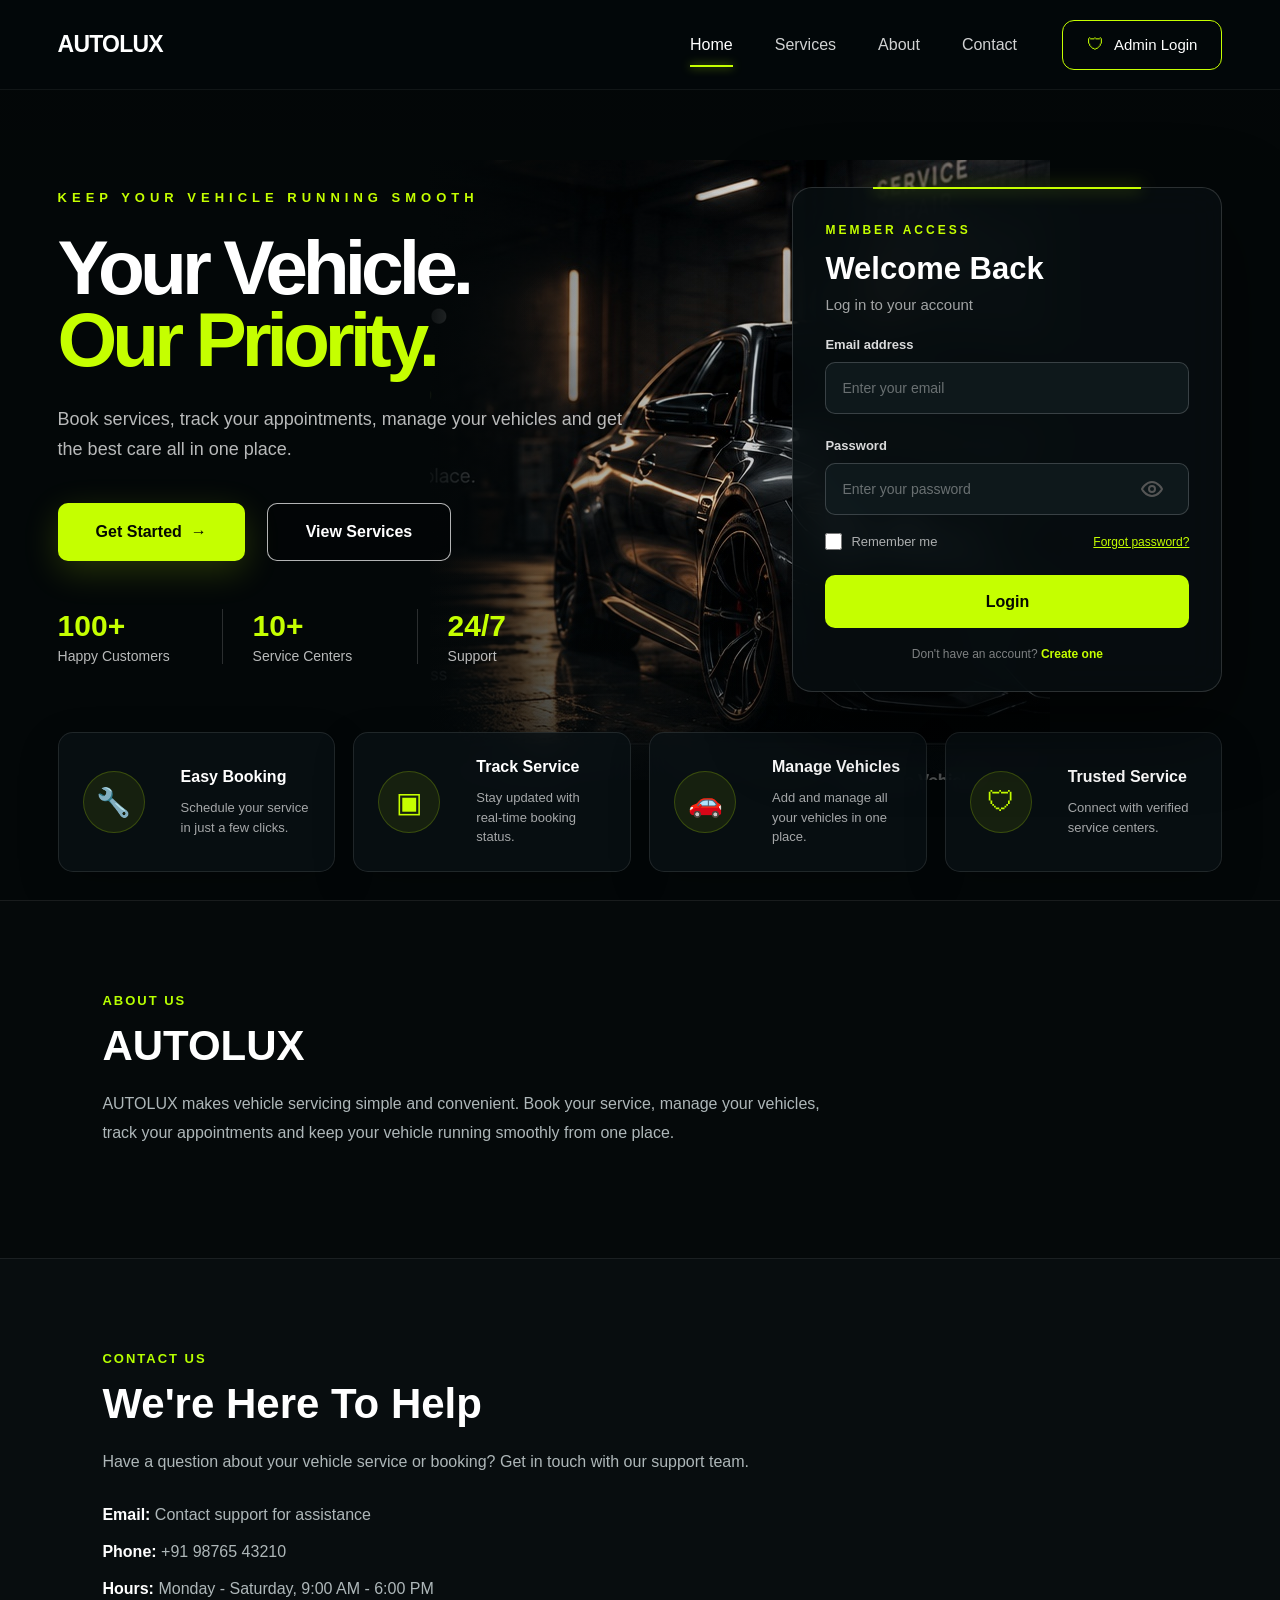
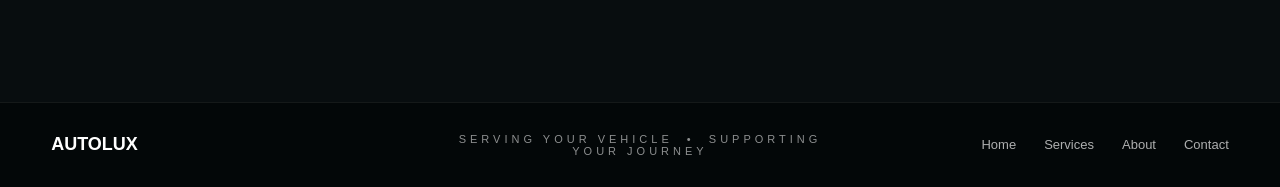
<file: src/main/webapp/index.html>
<!DOCTYPE html>
<html lang="en">
<head>
  <meta charset="UTF-8">
  <meta name="viewport" content="width=device-width, initial-scale=1.0">
  <title>AUTOLUX - Vehicle Service Portal</title>
  <meta http-equiv="refresh" content="0; url=login.html">
</head>
<body>
  <p>Opening AUTOLUX...</p>
  <p>If you are not redirected, <a href="login.html">click here to continue</a>.</p>
</body>
</html>
</file>
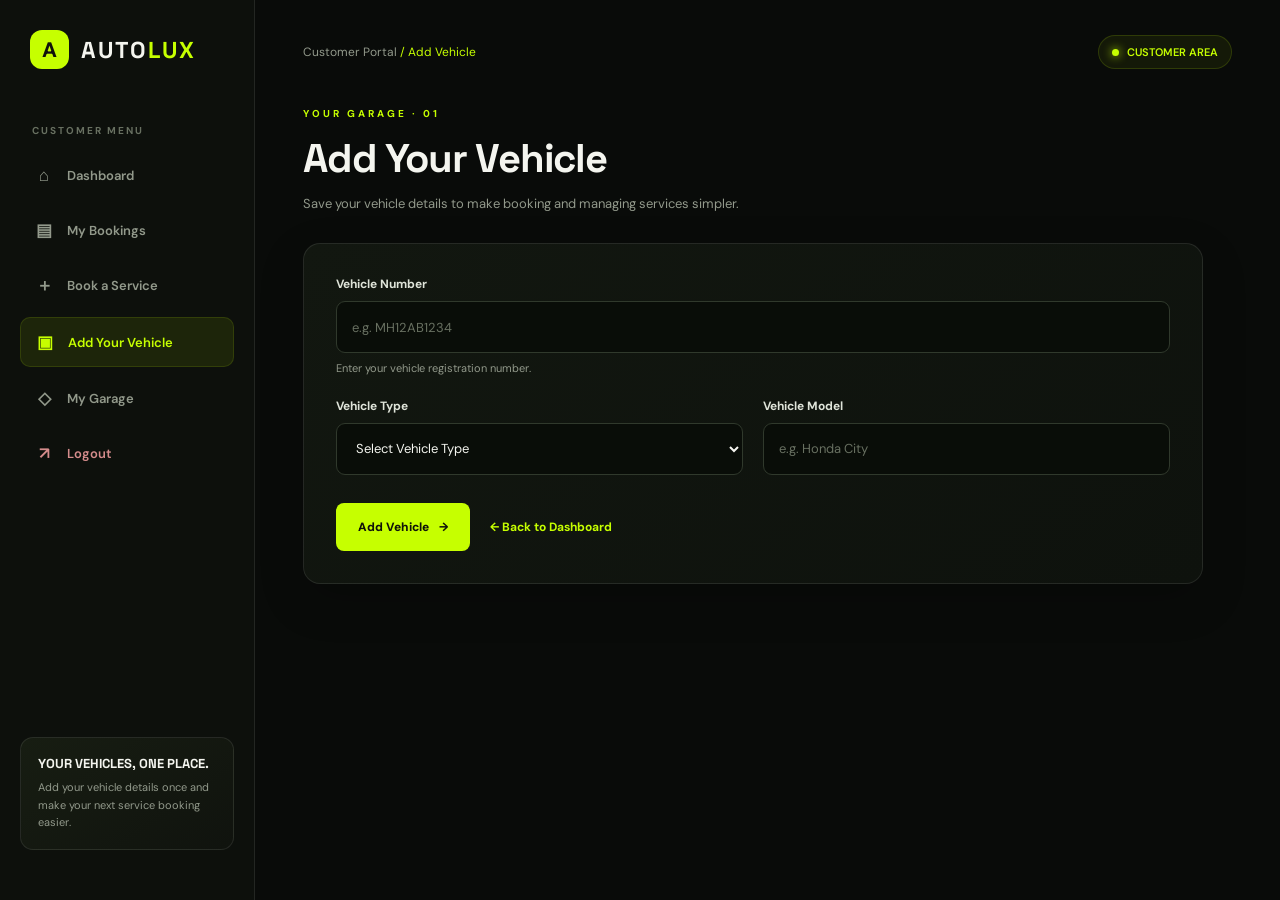
<file: src/main/webapp/add-vehicle.html>
<!DOCTYPE html>
<html lang="en">
<head>
    <meta charset="UTF-8">
    <meta name="viewport" content="width=device-width, initial-scale=1.0">
    <title>Add Your Vehicle | AUTOLUX</title>
    <link rel="stylesheet" href="css/autolux-customer-pages.css">
</head>
<body class="autolux-page">
<div class="ap-layout">
    <aside class="ap-sidebar">
        <a href="dashboard.html" class="ap-brand">
            <span class="ap-brand-icon">A</span>
            <span class="ap-brand-name">AUTO<span>LUX</span></span>
        </a>
        <div class="ap-nav-label">CUSTOMER MENU</div>
        <nav class="ap-nav">
            <a href="dashboard.html"><span class="ap-nav-icon">⌂</span>Dashboard</a>
            <a href="my-bookings"><span class="ap-nav-icon">▤</span>My Bookings</a>
            <a href="book-service-page"><span class="ap-nav-icon">＋</span>Book a Service</a>
            <a href="add-vehicle.html" class="active"><span class="ap-nav-icon">▣</span>Add Your Vehicle</a>
            <a href="features/garage"><span class="ap-nav-icon">◇</span>My Garage</a>
            <a href="logout" class="logout"><span class="ap-nav-icon">↗</span>Logout</a>
        </nav>
        <div class="ap-sidebar-bottom">
            <div class="ap-sidebar-note">
                <strong>YOUR VEHICLES, ONE PLACE.</strong>
                <p>Add your vehicle details once and make your next service booking easier.</p>
            </div>
        </div>
    </aside>

    <main class="ap-main">
        <div class="ap-topbar">
            <div class="ap-breadcrumb">Customer Portal <span>/ Add Vehicle</span></div>
            <div class="ap-status"><span class="ap-dot"></span> CUSTOMER AREA</div>
        </div>

        <header class="ap-heading">
            <div class="ap-eyebrow">YOUR GARAGE · 01</div>
            <h1>Add Your Vehicle</h1>
            <p>Save your vehicle details to make booking and managing services simpler.</p>
        </header>

        <section class="ap-card">
            <form action="add-vehicle" method="post">
                <div class="ap-form-grid">
                    <div class="ap-field full">
                        <label for="vehicleNumber">Vehicle Number</label>
                        <input id="vehicleNumber" type="text" name="vehicleNumber"
                               placeholder="e.g. MH12AB1234" autocomplete="off" required>
                        <p class="ap-hint">Enter your vehicle registration number.</p>
                    </div>
                    <div class="ap-field">
                        <label for="vehicleType">Vehicle Type</label>
                        <select id="vehicleType" name="vehicleType" required>
                            <option value="">Select Vehicle Type</option>
                            <option value="Car">Car</option>
                            <option value="Bike">Bike</option>
                            <option value="Scooter">Scooter</option>
                            <option value="Other">Other</option>
                        </select>
                    </div>
                    <div class="ap-field">
                        <label for="model">Vehicle Model</label>
                        <input id="model" type="text" name="model"
                               placeholder="e.g. Honda City" required>
                    </div>
                </div>
                <div class="ap-form-actions">
                    <button class="ap-primary" type="submit">Add Vehicle <span>→</span></button>
                    <a class="ap-back" href="dashboard.html">← Back to Dashboard</a>
                </div>
            </form>
        </section>
    </main>
</div>
</body>
</html>
</file>
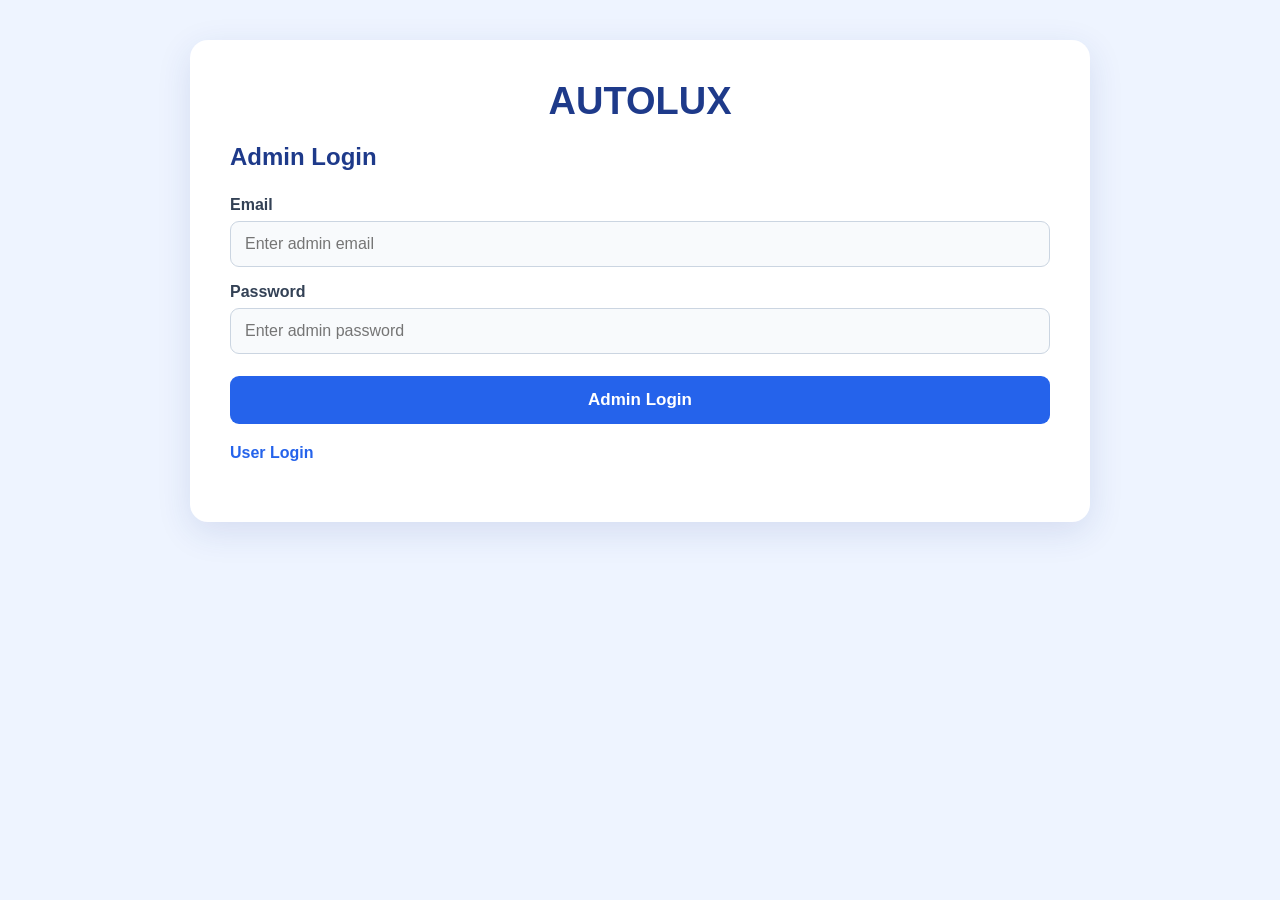
<file: src/main/webapp/admin-login.html>
<!DOCTYPE html>
<html lang="en">

<head>

    <meta charset="UTF-8">

    <meta name="viewport"
          content="width=device-width, initial-scale=1.0">

    <title>Admin Login - AUTOLUX</title>

    <link rel="stylesheet" href="css/style.css">

</head>

<body>

<div class="container">

    <div class="form-box">

        <h1>AUTOLUX</h1>

        <h2>Admin Login</h2>

        <form action="admin-login" method="post">

            <label>Email</label>

            <input type="email"
                   name="email"
                   placeholder="Enter admin email"
                   required>

            <label>Password</label>

            <input type="password"
                   name="password"
                   placeholder="Enter admin password"
                   required>

            <button type="submit">
                Admin Login
            </button>

        </form>

        <p>
            <a href="login.html">User Login</a>
        </p>

    </div>

</div>

</body>

</html>
</file>
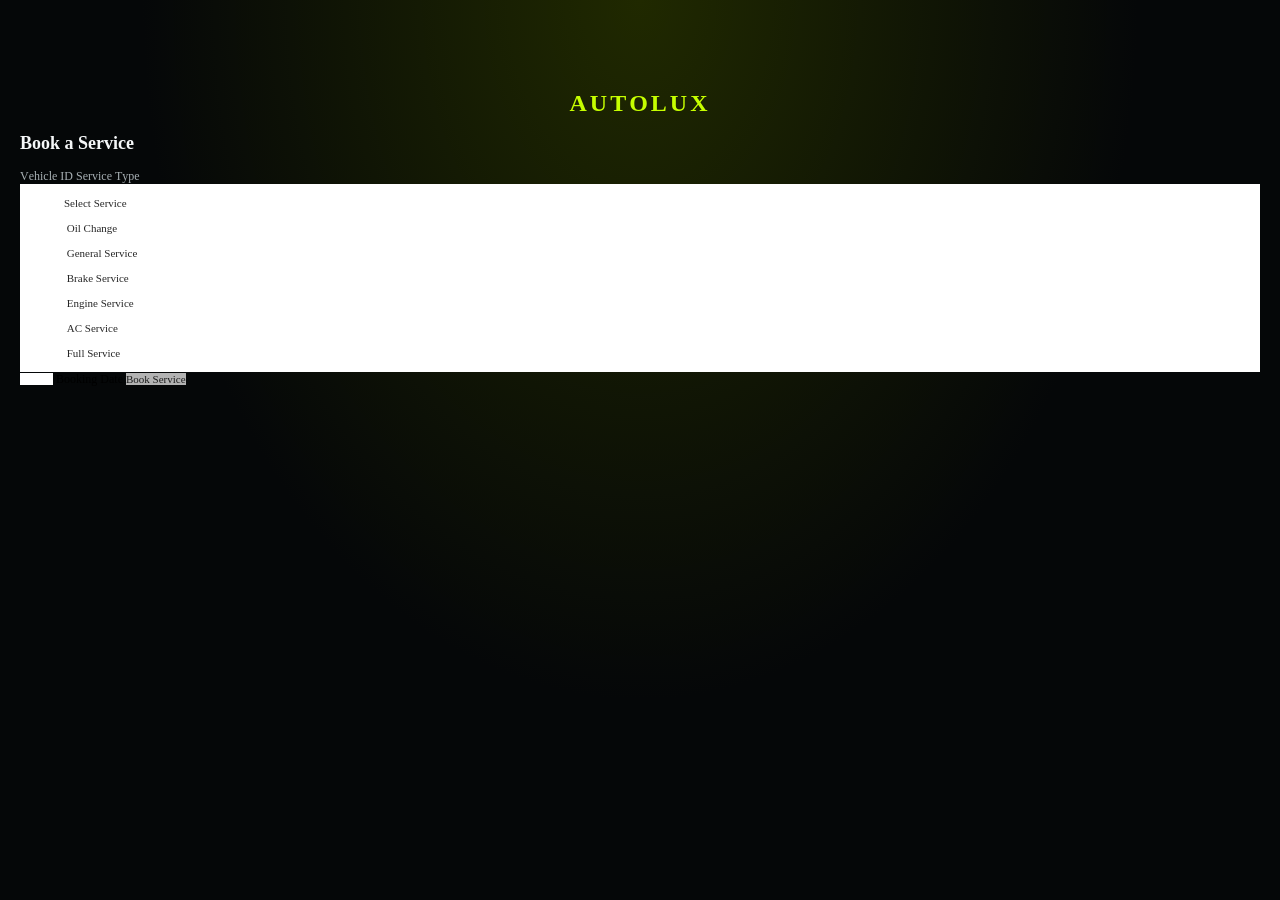
<file: src/main/webapp/book-service.html>
<!DOCTYPE html PUBLIC "-//W3C//DTD HTML 4.01//EN" "http://www.w3.org/TR/html4/strict.dtd">
<html>
<head>
  <meta http-equiv="Content-Type" content="text/html; charset=utf-8">
  <meta http-equiv="Content-Style-Type" content="text/css">
  <title></title>
  <meta name="Generator" content="Cocoa HTML Writer">
  <meta name="CocoaVersion" content="2685.7">
  <style type="text/css">
    p.p4 {margin: 0.0px 0.0px 0.0px 0.0px; font: 12.0px Times; -webkit-text-stroke: #000000}
    p.p5 {margin: 0.0px 0.0px 0.0px 0.0px; font: 11.0px 'Helvetica Neue'; color: #000000; color: rgba(0, 0, 0, 0.85); -webkit-text-stroke: rgba(0, 0, 0, 0.85); background-color: #ffffff; min-height: 13.0px}
    p.p6 {margin: 0.0px 0.0px 0.0px 0.0px; font: 11.0px 'Helvetica Neue'; color: #000000; color: rgba(0, 0, 0, 0.85); -webkit-text-stroke: rgba(0, 0, 0, 0.85); background-color: #ffffff}
    p.p7 {margin: 0.0px 0.0px 0.0px 0.0px; font: 11.0px 'Helvetica Neue'; color: #000000; color: rgba(0, 0, 0, 0.85); -webkit-text-stroke: rgba(0, 0, 0, 0.85)}
    span.s1 {font-kerning: none}
    span.s2 {font: 11.0px Times; font-kerning: none}
    span.s3 {font-kerning: none; background-color: #ffffff}
    span.s4 {font: 12.0px Times; font-kerning: none; color: #000000; -webkit-text-stroke: 0px #000000}
    span.s5 {font-kerning: none; background-color: #b3b3b3}
  </style>
    <link rel="stylesheet" href="css/autolux-booking.css">
</head>
<body>
<h1 style="margin: 0.0px 0.0px 16.1px 0.0px; font: 24.0px Times; -webkit-text-stroke: #000000; min-height: 29.0px"><span class="s1"><b></b></span><br></h1>
<h1 style="margin: 0.0px 0.0px 16.1px 0.0px; font: 24.0px Times; -webkit-text-stroke: #000000"><span class="s1"><b>AUTOLUX</b></span></h1>
<h2 style="margin: 0.0px 0.0px 14.9px 0.0px; font: 18.0px Times; -webkit-text-stroke: #000000"><span class="s1"><b>Book a Service</b></span></h2>
<p class="p4"><span class="s1">Vehicle ID Service Type</span></p>
<p class="p5"><span class="s1"></span><br></p>
<p class="p6"><span class="s1"><span class="Apple-converted-space">                </span></span><span class="s2">Select Service</span></p>
<p class="p5"><span class="s1"></span><br></p>
<p class="p6"><span class="s1"><span class="Apple-converted-space">                </span></span><span class="s2"> Oil Change</span></p>
<p class="p5"><span class="s1"></span><br></p>
<p class="p6"><span class="s1"><span class="Apple-converted-space">                </span></span><span class="s2"> General Service</span></p>
<p class="p5"><span class="s1"></span><br></p>
<p class="p6"><span class="s1"><span class="Apple-converted-space">                </span></span><span class="s2"> Brake Service</span></p>
<p class="p5"><span class="s1"></span><br></p>
<p class="p6"><span class="s1"><span class="Apple-converted-space">                </span></span><span class="s2"> Engine Service</span></p>
<p class="p5"><span class="s1"></span><br></p>
<p class="p6"><span class="s1"><span class="Apple-converted-space">                </span></span><span class="s2"> AC Service</span></p>
<p class="p5"><span class="s1"></span><br></p>
<p class="p6"><span class="s1"><span class="Apple-converted-space">                </span></span><span class="s2"> Full Service</span></p>
<p class="p5"><span class="s1"></span><br></p>
<p class="p7"><span class="s3"><span class="Apple-converted-space">            </span></span><span class="s4"> Booking Date </span><span class="s5">Book Service</span></p>
</body>
</html>
</file>
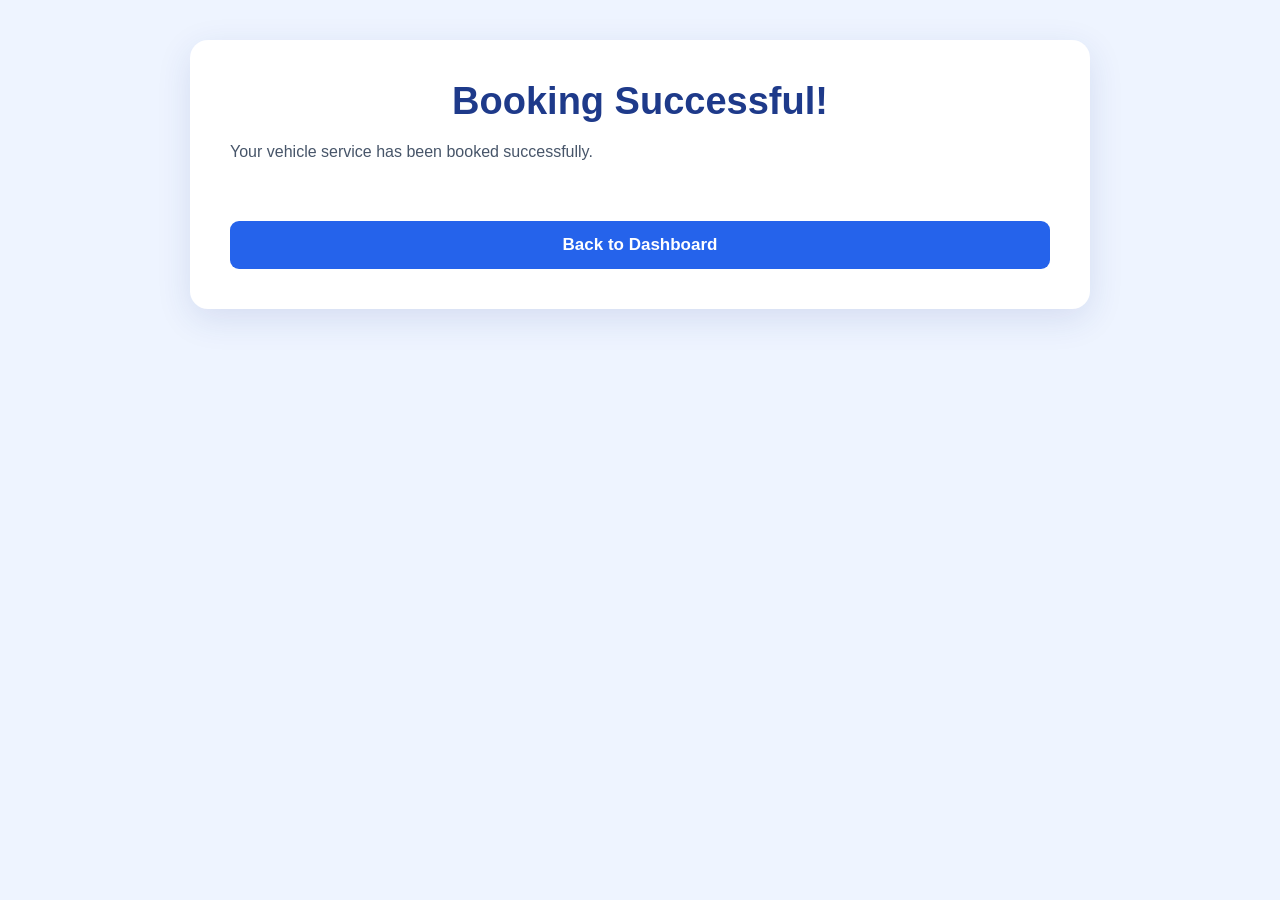
<file: src/main/webapp/booking-success.html>
<!DOCTYPE html>
<html>

<head>

    <title>Booking Successful</title>

    <link rel="stylesheet"
          href="css/style.css">

</head>

<body>

<div class="container">

    <div class="form-box">

        <h1>Booking Successful!</h1>

        <p>
            Your vehicle service has been booked successfully.
        </p>

        <br>

        <button onclick="location.href='dashboard.html'">
            Back to Dashboard
        </button>

    </div>

</div>

</body>

</html>
</file>
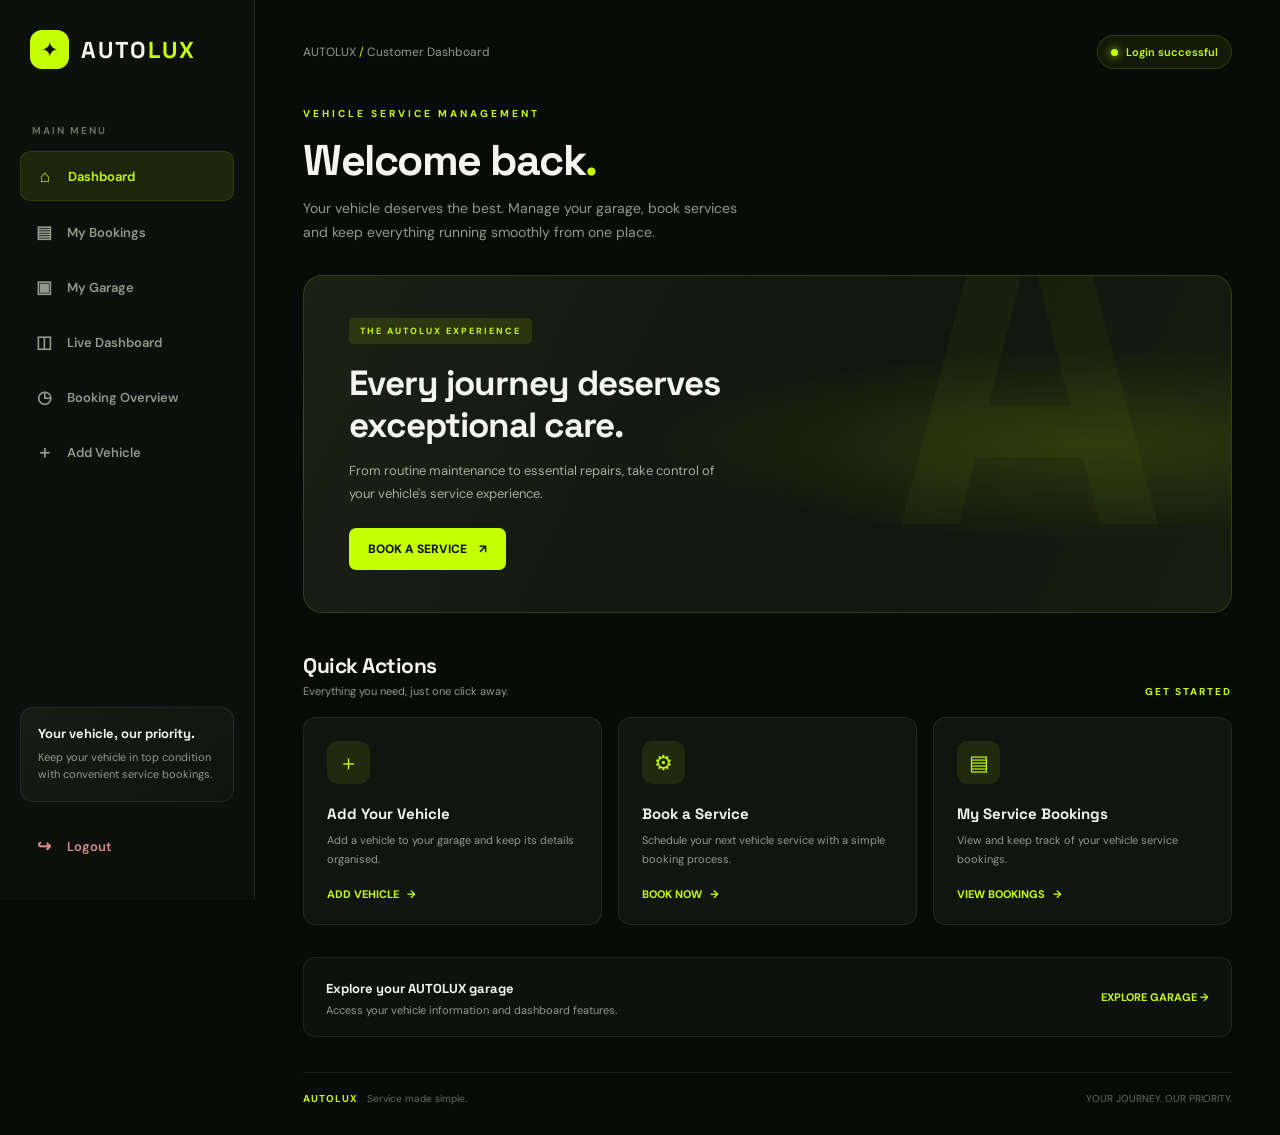
<file: src/main/webapp/dashboard.html>
<!DOCTYPE html>
<html lang="en">
<head>
    <meta charset="UTF-8">
    <meta name="viewport" content="width=device-width, initial-scale=1.0">
    <title>AUTOLUX | Customer Dashboard</title>

    <link rel="preconnect" href="https://fonts.googleapis.com">
    <link rel="preconnect" href="https://fonts.gstatic.com" crossorigin>
    <link href="https://fonts.googleapis.com/css2?family=DM+Sans:wght@400;500;600;700;800&family=Space+Grotesk:wght@400;500;600;700&display=swap" rel="stylesheet">

    <style>
        :root {
            --bg: #090b09;
            --panel: #111510;
            --panel-light: #171c15;
            --border: rgba(255,255,255,0.08);
            --lime: #c6ff00;
            --text: #f4f5ef;
            --muted: #92998b;
        }

        * {
            margin: 0;
            padding: 0;
            box-sizing: border-box;
        }

        body {
            min-height: 100vh;
            background: var(--bg);
            color: var(--text);
            font-family: 'DM Sans', sans-serif;
        }

        a {
            color: inherit;
            text-decoration: none;
        }

        .layout {
            min-height: 100vh;
            display: flex;
        }

        /* SIDEBAR */

        .sidebar {
            width: 255px;
            min-height: 100vh;
            padding: 30px 20px;
            background: #0d100c;
            border-right: 1px solid var(--border);
            display: flex;
            flex-direction: column;
            position: fixed;
            inset: 0 auto 0 0;
            z-index: 10;
        }

        .brand {
            display: flex;
            align-items: center;
            gap: 12px;
            padding: 0 10px;
            margin-bottom: 55px;
        }

        .brand-icon {
            width: 39px;
            height: 39px;
            border-radius: 12px;
            display: grid;
            place-items: center;
            background: var(--lime);
            color: #10130b;
            font-size: 21px;
        }

        .brand-name {
            font-family: 'Space Grotesk', sans-serif;
            font-size: 23px;
            font-weight: 700;
            letter-spacing: 2px;
        }

        .brand-name span {
            color: var(--lime);
        }

        .nav-label {
            color: #687061;
            font-size: 10px;
            font-weight: 700;
            letter-spacing: 2px;
            padding: 0 12px;
            margin-bottom: 14px;
        }

        .nav-links {
            display: flex;
            flex-direction: column;
            gap: 7px;
        }

        .nav-link {
            display: flex;
            align-items: center;
            gap: 13px;
            padding: 13px 14px;
            border-radius: 10px;
            color: var(--muted);
            font-size: 13px;
            font-weight: 600;
            transition: 0.2s ease;
        }

        .nav-link:hover {
            background: #1a2015;
            color: white;
        }

        .nav-link.active {
            color: var(--lime);
            background: rgba(198,255,0,0.09);
            border: 1px solid rgba(198,255,0,0.12);
        }

        .nav-icon {
            width: 20px;
            text-align: center;
            font-size: 17px;
        }

        .sidebar-bottom {
            margin-top: auto;
        }

        .sidebar-note {
            padding: 17px;
            border: 1px solid var(--border);
            background: linear-gradient(145deg, #171d12, #10130e);
            border-radius: 13px;
            margin-bottom: 20px;
        }

        .sidebar-note strong {
            display: block;
            font-family: 'Space Grotesk', sans-serif;
            font-size: 13px;
            margin-bottom: 7px;
        }

        .sidebar-note p {
            color: var(--muted);
            font-size: 11px;
            line-height: 1.6;
        }

        .logout {
            color: #d58c8c;
        }

        .logout:hover {
            background: rgba(220,80,80,0.08);
            color: #ffaaaa;
        }

        /* MAIN CONTENT */

        .main {
            width: calc(100% - 255px);
            margin-left: 255px;
            padding: 35px 48px 25px;
            max-width: 1600px;
        }

        .topbar {
            display: flex;
            align-items: center;
            justify-content: space-between;
            margin-bottom: 38px;
        }

        .breadcrumb {
            color: var(--muted);
            font-size: 12px;
        }

        .breadcrumb span {
            color: var(--lime);
        }

        .status {
            display: flex;
            align-items: center;
            gap: 8px;
            padding: 9px 13px;
            border: 1px solid rgba(198,255,0,0.15);
            border-radius: 30px;
            background: rgba(198,255,0,0.06);
            color: var(--lime);
            font-size: 11px;
            font-weight: 600;
        }

        .status-dot {
            width: 7px;
            height: 7px;
            border-radius: 50%;
            background: var(--lime);
            box-shadow: 0 0 10px var(--lime);
        }

        .welcome {
            margin-bottom: 30px;
        }

        .eyebrow {
            color: var(--lime);
            font-size: 10px;
            font-weight: 700;
            letter-spacing: 3px;
            margin-bottom: 13px;
        }

        h1, h2, h3 {
            font-family: 'Space Grotesk', sans-serif;
        }

        .welcome h1 {
            font-size: clamp(30px, 4vw, 43px);
            letter-spacing: -1.5px;
            margin-bottom: 9px;
        }

        .welcome h1 span {
            color: var(--lime);
        }

        .welcome p {
            color: var(--muted);
            font-size: 14px;
            line-height: 1.7;
        }

        /* HERO */

        .hero {
            position: relative;
            overflow: hidden;
            min-height: 285px;
            padding: 42px 45px;
            border: 1px solid rgba(198,255,0,0.15);
            border-radius: 19px;
            background:
                radial-gradient(ellipse at 85% 50%, rgba(139,190,0,0.18), transparent 40%),
                linear-gradient(115deg, #1b2115 0%, #11160e 55%, #171d10 100%);
            margin-bottom: 39px;
            display: flex;
            align-items: center;
        }

        .hero::before {
            content: "A";
            position: absolute;
            right: 7%;
            top: -115px;
            font-family: 'Space Grotesk', sans-serif;
            font-size: 430px;
            font-weight: 700;
            color: rgba(198,255,0,0.035);
            line-height: 1;
            pointer-events: none;
        }

        .hero-content {
            position: relative;
            z-index: 1;
            max-width: 520px;
        }

        .hero-tag {
            display: inline-block;
            padding: 7px 11px;
            border-radius: 5px;
            background: rgba(198,255,0,0.11);
            color: var(--lime);
            font-size: 9px;
            font-weight: 700;
            letter-spacing: 2px;
            margin-bottom: 18px;
        }

        .hero h2 {
            font-size: clamp(25px, 3vw, 35px);
            line-height: 1.2;
            letter-spacing: -1px;
            margin-bottom: 13px;
        }

        .hero p {
            color: #a6ad9d;
            font-size: 13px;
            line-height: 1.8;
            max-width: 390px;
            margin-bottom: 23px;
        }

        .primary-btn {
            display: inline-flex;
            align-items: center;
            gap: 12px;
            background: var(--lime);
            color: #10130a;
            padding: 13px 19px;
            border-radius: 7px;
            font-size: 12px;
            font-weight: 800;
            transition: 0.2s ease;
        }

        .primary-btn:hover {
            background: #dcff68;
            transform: translateY(-2px);
            box-shadow: 0 8px 25px rgba(198,255,0,0.15);
        }

        /* QUICK ACTIONS */

        .section-heading {
            display: flex;
            align-items: end;
            justify-content: space-between;
            margin-bottom: 19px;
        }

        .section-heading h2 {
            font-size: 21px;
            letter-spacing: -0.5px;
        }

        .section-heading p {
            color: var(--muted);
            font-size: 11px;
            margin-top: 5px;
        }

        .section-kicker {
            color: var(--lime);
            font-size: 10px;
            letter-spacing: 2px;
            font-weight: 700;
        }

        .actions {
            display: grid;
            grid-template-columns: repeat(3, minmax(0, 1fr));
            gap: 16px;
        }

        .action-card {
            min-height: 185px;
            padding: 23px;
            background: var(--panel);
            border: 1px solid var(--border);
            border-radius: 13px;
            transition: 0.25s ease;
            display: flex;
            flex-direction: column;
        }

        .action-card:hover {
            transform: translateY(-4px);
            border-color: rgba(198,255,0,0.35);
            background: #151b11;
        }

        .action-icon {
            width: 43px;
            height: 43px;
            display: grid;
            place-items: center;
            border-radius: 11px;
            background: rgba(198,255,0,0.09);
            color: var(--lime);
            font-size: 21px;
            margin-bottom: 20px;
        }

        .action-card h3 {
            font-size: 15px;
            margin-bottom: 8px;
        }

        .action-card p {
            color: var(--muted);
            font-size: 11px;
            line-height: 1.7;
            margin-bottom: 18px;
        }

        .action-bottom {
            margin-top: auto;
            color: var(--lime);
            font-size: 11px;
            font-weight: 700;
        }

        .action-bottom span {
            margin-left: 5px;
            transition: 0.2s;
        }

        .action-card:hover .action-bottom span {
            margin-left: 10px;
        }

        /* BOTTOM STRIP */

        .bottom-strip {
            display: flex;
            align-items: center;
            justify-content: space-between;
            gap: 20px;
            margin-top: 32px;
            padding: 19px 22px;
            border: 1px solid var(--border);
            border-radius: 12px;
            background: #0e120d;
        }

        .bottom-strip strong {
            font-family: 'Space Grotesk', sans-serif;
            font-size: 13px;
        }

        .bottom-strip p {
            color: var(--muted);
            font-size: 11px;
            margin-top: 5px;
        }

        .bottom-link {
            color: var(--lime);
            font-size: 11px;
            font-weight: 700;
            white-space: nowrap;
        }

        footer {
            margin-top: 35px;
            padding: 19px 0 5px;
            border-top: 1px solid var(--border);
            display: flex;
            justify-content: space-between;
            color: #646c5e;
            font-size: 10px;
        }

        footer span {
            color: var(--lime);
            font-weight: 700;
            letter-spacing: 1px;
        }

        /* RESPONSIVE */

        @media (max-width: 1050px) {
            .main {
                padding: 30px;
            }

            .actions {
                grid-template-columns: repeat(2, minmax(0, 1fr));
            }
        }

        @media (max-width: 700px) {
            .layout {
                display: block;
            }

            .sidebar {
                position: relative;
                width: 100%;
                min-height: auto;
                padding: 17px;
                border-right: none;
                border-bottom: 1px solid var(--border);
            }

            .brand {
                margin-bottom: 17px;
            }

            .nav-label,
            .sidebar-bottom {
                display: none;
            }

            .nav-links {
                flex-direction: row;
                overflow-x: auto;
                gap: 5px;
                padding-bottom: 3px;
            }

            .nav-link {
                flex: 0 0 auto;
                padding: 10px 12px;
                font-size: 11px;
            }

            .nav-icon {
                font-size: 14px;
            }

            .main {
                width: 100%;
                margin: 0;
                padding: 25px 18px;
            }

            .topbar {
                margin-bottom: 27px;
            }

            .hero {
                padding: 30px 24px;
                min-height: 280px;
            }

            .hero::before {
                right: -15%;
                font-size: 300px;
            }

            .actions {
                grid-template-columns: 1fr;
            }

            .action-card {
                min-height: 160px;
            }

            .bottom-strip {
                align-items: flex-start;
                flex-direction: column;
            }

            footer {
                gap: 12px;
                flex-direction: column;
            }
        }
    </style>
</head>

<body>
<div class="layout">

    <aside class="sidebar">
        <a href="dashboard.html" class="brand">
            <div class="brand-icon">✦</div>
            <div class="brand-name">AUTO<span>LUX</span></div>
        </a>

        <div class="nav-label">MAIN MENU</div>

        <nav class="nav-links">
            <a href="dashboard.html" class="nav-link active">
                <span class="nav-icon">⌂</span> Dashboard
            </a>

            <a href="my-bookings" class="nav-link">
                <span class="nav-icon">▤</span> My Bookings
            </a>

            <a href="features/garage" class="nav-link">
                <span class="nav-icon">▣</span> My Garage
            </a>

            <a href="features/dashboard" class="nav-link">
                <span class="nav-icon">◫</span> Live Dashboard
            </a>

            <a href="features/bookings" class="nav-link">
                <span class="nav-icon">◷</span> Booking Overview
            </a>

            <a href="add-vehicle.html" class="nav-link">
                <span class="nav-icon">＋</span> Add Vehicle
            </a>
        </nav>

        <div class="sidebar-bottom">
            <div class="sidebar-note">
                <strong>Your vehicle, our priority.</strong>
                <p>Keep your vehicle in top condition with convenient service bookings.</p>
            </div>

            <a href="logout" class="nav-link logout">
                <span class="nav-icon">↪</span> Logout
            </a>
        </div>
    </aside>

    <main class="main">

        <div class="topbar">
            <div class="breadcrumb">AUTOLUX <span>/</span> Customer Dashboard</div>

            <div class="status">
                <span class="status-dot"></span>
                Login successful
            </div>
        </div>

        <section class="welcome">
            <div class="eyebrow">VEHICLE SERVICE MANAGEMENT</div>
            <h1>Welcome back<span>.</span></h1>
            <p>Your vehicle deserves the best. Manage your garage, book services<br>
               and keep everything running smoothly from one place.</p>
        </section>

        <section class="hero">
            <div class="hero-content">
                <div class="hero-tag">THE AUTOLUX EXPERIENCE</div>
                <h2>Every journey deserves<br>exceptional care.</h2>
                <p>
                    From routine maintenance to essential repairs,
                    take control of your vehicle's service experience.
                </p>

                <a href="book-service-page" class="primary-btn">
                    BOOK A SERVICE <span>↗</span>
                </a>
            </div>
        </section>

        <section>
            <div class="section-heading">
                <div>
                    <h2>Quick Actions</h2>
                    <p>Everything you need, just one click away.</p>
                </div>
                <div class="section-kicker">GET STARTED</div>
            </div>

            <div class="actions">

                <a href="add-vehicle.html" class="action-card">
                    <div class="action-icon">＋</div>
                    <h3>Add Your Vehicle</h3>
                    <p>Add a vehicle to your garage and keep its details organised.</p>
                    <div class="action-bottom">ADD VEHICLE <span>→</span></div>
                </a>

                <a href="book-service-page" class="action-card">
                    <div class="action-icon">⚙</div>
                    <h3>Book a Service</h3>
                    <p>Schedule your next vehicle service with a simple booking process.</p>
                    <div class="action-bottom">BOOK NOW <span>→</span></div>
                </a>

                <a href="my-bookings" class="action-card">
                    <div class="action-icon">▤</div>
                    <h3>My Service Bookings</h3>
                    <p>View and keep track of your vehicle service bookings.</p>
                    <div class="action-bottom">VIEW BOOKINGS <span>→</span></div>
                </a>

            </div>
        </section>

        <section class="bottom-strip">
            <div>
                <strong>Explore your AUTOLUX garage</strong>
                <p>Access your vehicle information and dashboard features.</p>
            </div>
            <a href="features/garage" class="bottom-link">EXPLORE GARAGE →</a>
        </section>

        <footer>
            <div><span>AUTOLUX</span> &nbsp; Service made simple.</div>
            <div>YOUR JOURNEY. OUR PRIORITY.</div>
        </footer>

    </main>
</div>
</body>
</html>
</file>
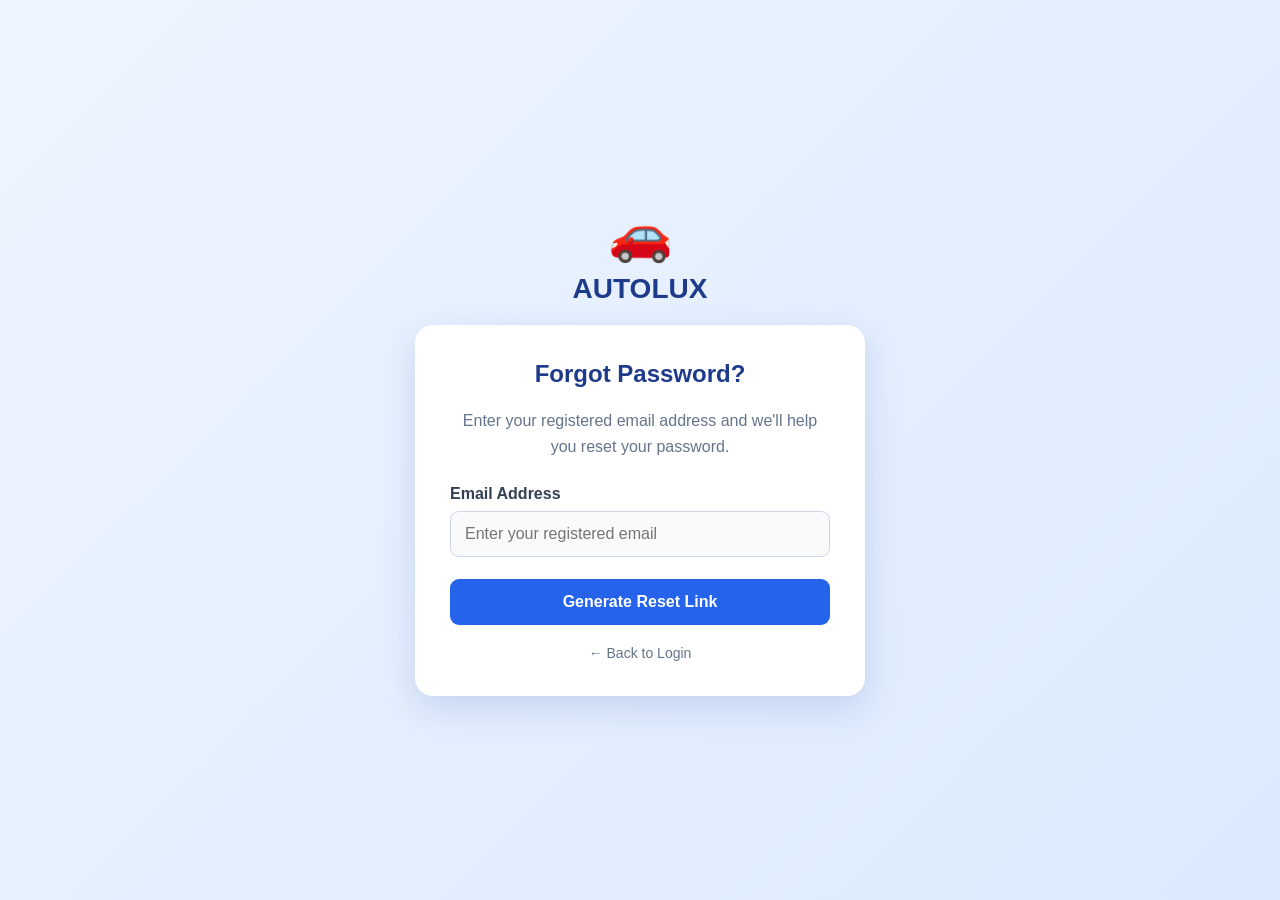
<file: src/main/webapp/forgot-password.html>
<!DOCTYPE html>
<html lang="en">

<head>

<meta charset="UTF-8">

<meta name="viewport"
      content="width=device-width, initial-scale=1.0">

<title>Forgot Password - AUTOLUX</title>

<style>

* {
    box-sizing: border-box;
}

body {
    margin: 0;
    min-height: 100vh;

    display: flex;
    align-items: center;
    justify-content: center;

    padding: 20px;

    font-family: Arial, Helvetica, sans-serif;

    background: linear-gradient(
        135deg,
        #eef4ff,
        #dbeafe
    );

    color: #1e293b;
}

.container {
    width: 100%;
    max-width: 450px;
}

.logo {
    text-align: center;
    margin-bottom: 20px;
}

.logo-icon {
    font-size: 52px;
}

.logo h1 {
    margin: 8px 0 0;
    color: #1e3a8a;
    font-size: 28px;
}

.card {
    background: white;

    padding: 35px;

    border-radius: 18px;

    box-shadow:
        0 12px 35px
        rgba(30, 58, 138, 0.15);
}

.card h2 {
    margin-top: 0;

    text-align: center;

    color: #1e3a8a;
}

.description {
    text-align: center;

    color: #64748b;

    line-height: 1.6;

    margin-bottom: 25px;
}

label {
    display: block;

    margin-bottom: 8px;

    font-weight: bold;

    color: #334155;
}

input {
    width: 100%;

    padding: 13px 14px;

    border: 1px solid #cbd5e1;

    border-radius: 9px;

    background: #f8fafc;

    font-size: 16px;

    outline: none;
}

input:focus {
    border-color: #2563eb;

    background: white;

    box-shadow:
        0 0 0 3px
        rgba(37, 99, 235, 0.12);
}

button {
    width: 100%;

    margin-top: 22px;

    padding: 14px;

    border: none;

    border-radius: 9px;

    background: #2563eb;

    color: white;

    font-size: 16px;

    font-weight: bold;

    cursor: pointer;
}

button:hover {
    background: #1d4ed8;

    transform: translateY(-1px);
}

.back {
    display: block;

    margin-top: 20px;

    text-align: center;

    color: #64748b;

    text-decoration: none;

    font-size: 14px;
}

.back:hover {
    color: #2563eb;
}

</style>

</head>

<body>

<div class="container">

<div class="logo">

<div class="logo-icon">🚗</div>

<h1>AUTOLUX</h1>

</div>

<div class="card">

<h2>Forgot Password?</h2>

<p class="description">
Enter your registered email address and
we'll help you reset your password.
</p>

<form action="forgot-password" method="post">

<label for="email">
Email Address
</label>

<input
    type="email"
    id="email"
    name="email"
    placeholder="Enter your registered email"
    required
>

<button type="submit">
Generate Reset Link
</button>

</form>

<a href="login.html" class="back">
← Back to Login
</a>

</div>

</div>

</body>

</html>
</file>
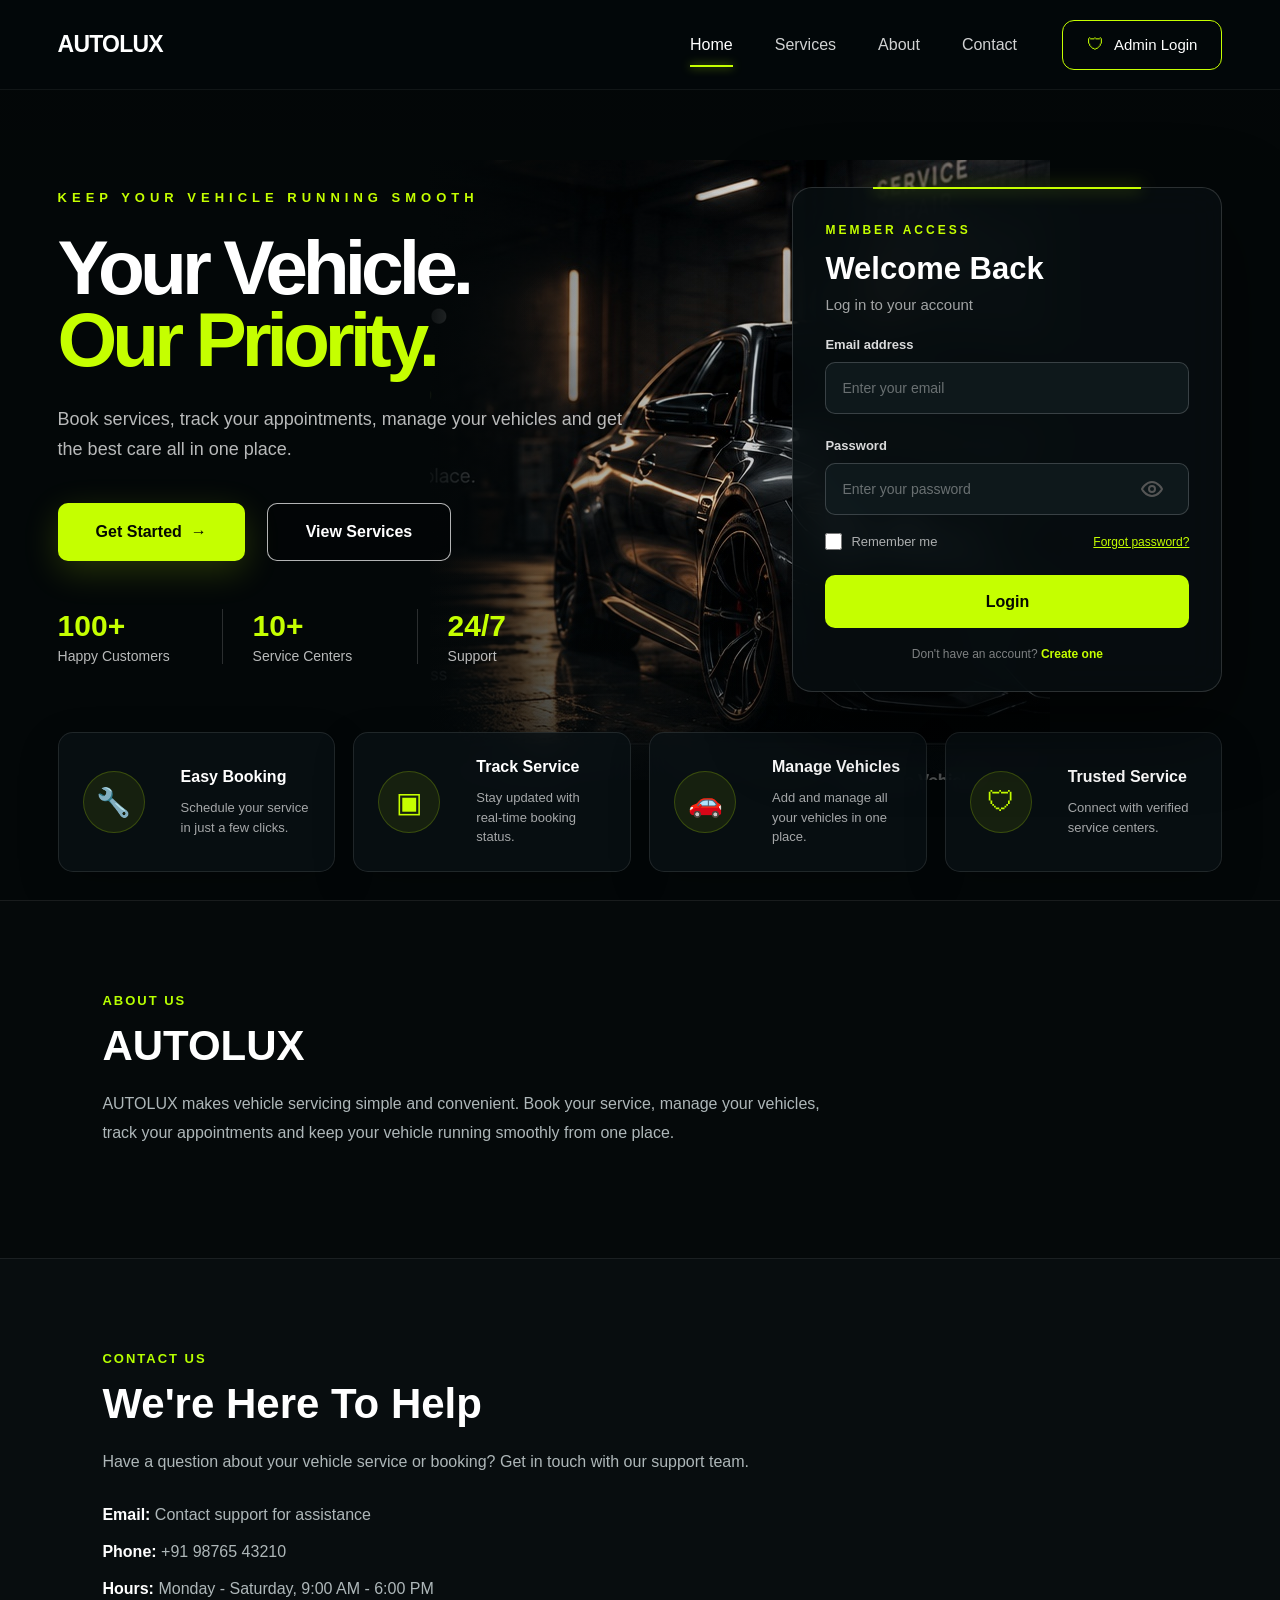
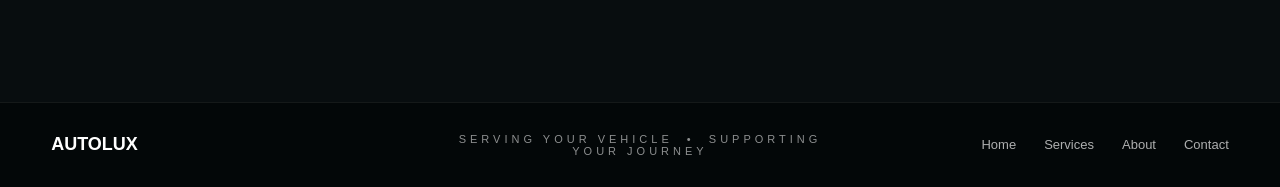
<file: src/main/webapp/login.html>
<!DOCTYPE html>
<html lang="en">

<head>

    <meta charset="UTF-8">

    <meta
        name="viewport"
        content="width=device-width, initial-scale=1.0"
    >

    <title>AUTOLUX</title>


    <style>

        /* =========================================
           RESET
        ========================================= */

        * {
            margin: 0;
            padding: 0;
            box-sizing: border-box;
        }

        html {
            scroll-behavior: smooth;
        }

        body {
            min-height: 100vh;

            background: #030708;

            color: #ffffff;

            font-family:
                Arial,
                Helvetica,
                sans-serif;

            overflow-x: hidden;
        }

        a {
            color: inherit;
            text-decoration: none;
        }


        /* =========================================
           NAVBAR
        ========================================= */

        .navbar {

            height: 90px;

            display: flex;

            align-items: center;

            justify-content: space-between;

            padding: 0 4.5%;

            position: relative;

            z-index: 50;

            background:
                rgba(3, 8, 10, 0.94);

            border-bottom:
                1px solid rgba(255,255,255,0.06);

            backdrop-filter: blur(14px);
            -webkit-backdrop-filter: blur(14px);
        }


        /* LOGO */

        .logo {

            display: flex;

            align-items: center;

            gap: 14px;

            font-size: 23px;

            font-weight: 800;

            letter-spacing: -0.8px;
        }


        .logo-car {

            width: 48px;
            height: 32px;

            display: flex;

            align-items: center;

            justify-content: center;

            color: #ffffff;

            font-size: 27px;
        }


        .logo-text {
            color: #ffffff;
        }

        .logo-text span {
            color: #c5ff00;
        }


        /* NAV LINKS */

        .nav-links {

            display: flex;

            align-items: center;

            gap: 42px;

            margin-left: auto;

            margin-right: 45px;
        }


        .nav-links a {

            position: relative;

            color:
                rgba(255,255,255,0.82);

            font-size: 16px;

            transition:
                color 0.2s ease;
        }


        .nav-links a:hover {
            color: #c5ff00;
        }


        .nav-links a.active {
            color: #ffffff;
        }


        .nav-links a.active::after {

            content: "";

            position: absolute;

            left: 0;
            right: 0;

            bottom: -13px;

            height: 2px;

            background: #c5ff00;

            box-shadow:
                0 0 10px
                rgba(197,255,0,0.7);
        }


        /* ADMIN BUTTON */

        .admin-btn {

            height: 50px;

            padding: 0 24px;

            display: flex;

            align-items: center;

            gap: 10px;

            border: 1px solid #c5ff00;

            border-radius: 12px;

            color: #ffffff;

            font-size: 15px;

            transition:
                0.25s ease;
        }


        .admin-btn:hover {

            background:
                rgba(197,255,0,0.08);

            box-shadow:
                0 0 25px
                rgba(197,255,0,0.12);
        }


        .admin-icon {
            color: #c5ff00;
            font-size: 17px;
        }


        /* =========================================
           HERO
        ========================================= */

        .hero {

            min-height:
                calc(100vh - 90px);

            position: relative;

            overflow: hidden;

            display: grid;

            grid-template-columns:
                minmax(0, 1fr)
                430px;

            grid-template-rows:
                1fr
                auto;

            column-gap: 55px;

            padding:
                75px 4.5% 28px;

            background:
                #030708;
        }


        /*
          GARAGE/CAR VISUAL
        */

.hero::before {
    content: "";
    position: absolute;

    z-index: 0;

    top: 70px;
    right: 18%;
    width: 620px;
    height: 620px;

    background-image:
        linear-gradient(
            90deg,
            rgba(3,7,8,0.95) 0%,
            rgba(3,7,8,0.35) 25%,
            rgba(3,7,8,0.05) 55%,
            rgba(3,7,8,0.15) 100%
        ),
        url("car-scene.jpg");

    background-size: cover;
    background-position: center;
    background-repeat: no-repeat;

    pointer-events: none;
}
        /* DARK OVERLAY */

        .hero::after {

            content: "";

            position: absolute;

            z-index: 1;

            inset: 0;

            pointer-events: none;

            background:

                linear-gradient(
                    to bottom,
                    rgba(0,0,0,0.08) 0%,
                    rgba(0,0,0,0) 55%,
                    rgba(3,7,8,0.92) 100%
                );
        }


        /* =========================================
           HERO CONTENT
        ========================================= */

        .hero-content {

            position: relative;

            z-index: 5;

            grid-column: 1;

            grid-row: 1;

            align-self: center;

            max-width: 650px;

            padding-bottom: 25px;
        }


        .eyebrow {

            margin-bottom: 27px;

            color: #c5ff00;

            font-size: 13px;

            font-weight: 800;

            letter-spacing: 5px;

            text-transform: uppercase;
        }


        .hero-title {

            font-size:
                clamp(58px, 6vw, 91px);

            line-height:
                0.93;

            letter-spacing:
                -5px;

            font-weight:
                900;

            text-transform:
                none;
        }


        .hero-title .green {
            color: #c5ff00;

            display: block;
        }


        .hero-description {

            max-width: 570px;

            margin-top: 30px;

            color:
                rgba(255,255,255,0.72);

            font-size: 18px;

            line-height: 1.65;
        }


        /* =========================================
           HERO BUTTONS
        ========================================= */

        .hero-buttons {

            display: flex;

            gap: 22px;

            margin-top: 38px;
        }


        .btn {

            height: 58px;

            padding:
                0 38px;

            display: inline-flex;

            align-items: center;

            justify-content: center;

            border-radius: 10px;

            font-size: 16px;

            font-weight: 800;

            transition:
                0.25s ease;
        }


        .btn-primary {

            background:
                #c5ff00;

            color:
                #050900;

            box-shadow:
                0 10px 35px
                rgba(197,255,0,0.18);
        }


        .btn-primary:hover {

            transform:
                translateY(-3px);

            box-shadow:
                0 14px 40px
                rgba(197,255,0,0.28);
        }


        .btn-secondary {

            border:
                1px solid
                rgba(255,255,255,0.7);

            color:
                #ffffff;

            background:
                rgba(0,0,0,0.16);
        }


        .btn-secondary:hover {

            border-color:
                #c5ff00;

            color:
                #c5ff00;

            transform:
                translateY(-3px);
        }


        /* =========================================
           STATS
        ========================================= */

        .stats {

            display: flex;

            margin-top: 48px;
        }


        .stat {

            min-width: 165px;

            padding-right: 30px;

            margin-right: 30px;

            border-right:
                1px solid
                rgba(255,255,255,0.16);
        }


        .stat:last-child {

            border-right:
                none;

            margin-right: 0;
        }


        .stat strong {

            display: block;

            color:
                #c5ff00;

            font-size: 30px;

            font-weight: 900;
        }


        .stat span {

            display: block;

            margin-top: 5px;

            color:
                rgba(255,255,255,0.72);

            font-size: 14px;
        }


        /* =========================================
           LOGIN CARD
        ========================================= */

        .login-card {

            position: relative;

            z-index: 10;

            grid-column: 2;

            grid-row: 1;

            align-self: center;

            width: 100%;

            padding: 35px 32px 30px;

            border:
                1px solid
                rgba(255,255,255,0.15);

            border-radius: 20px;

            background:
                rgba(7,14,17,0.88);

            box-shadow:
                0 30px 80px
                rgba(0,0,0,0.58);

            backdrop-filter:
                blur(18px);

            -webkit-backdrop-filter:
                blur(18px);
        }


        .login-card::before {

            content: "";

            position: absolute;

            top: -1px;

            left: 80px;
            right: 80px;

            height: 2px;

            background:
                #c5ff00;

            box-shadow:
                0 0 16px
                rgba(197,255,0,0.65);
        }


        .login-label {

            color:
                #c5ff00;

            font-size: 12px;

            font-weight: 900;

            letter-spacing: 3px;

            text-transform: uppercase;
        }


        .login-card h2 {

            margin-top: 15px;

            font-size: 31px;

            line-height: 1.1;
        }


        .login-subtitle {

            margin-top: 10px;

            color:
                rgba(255,255,255,0.62);

            font-size: 15px;
        }


        .form-group {

            margin-top: 24px;
        }


        .form-group label {

            display: block;

            margin-bottom: 10px;

            color:
                rgba(255,255,255,0.85);

            font-size: 13px;

            font-weight: 700;
        }


        .form-group input {

            width: 100%;

            height: 52px;

            padding:
                0 16px;

            border:
                1px solid
                rgba(255,255,255,0.18);

            border-radius: 10px;

            outline: none;

            background:
                rgba(17,27,31,0.82);

            color:
                #ffffff;

            font-size: 14px;

            transition:
                0.2s ease;
        }


        .form-group input:focus {

            border-color:
                #c5ff00;

            box-shadow:
                0 0 0 3px
                rgba(197,255,0,0.08);
        }


        .form-group input::placeholder {

            color:
                rgba(255,255,255,0.38);
        }


        /* LOGIN OPTIONS */

        .login-options {

            display: flex;

            align-items: center;

            justify-content: space-between;

            margin-top: 18px;
        }


        .remember {

            display: flex;

            align-items: center;

            gap: 9px;

            color:
                rgba(255,255,255,0.66);

            font-size: 13px;
        }


        .remember input {

            width: 17px;
            height: 17px;

            accent-color:
                #c5ff00;
        }


        .forgot {

            color:
                #c5ff00;

            font-size: 12px;

            text-decoration:
                underline;
        }


        /* LOGIN BUTTON */

        .login-btn {

            width: 100%;

            height: 53px;

            margin-top: 25px;

            border: none;

            border-radius: 10px;

            background:
                #c5ff00;

            color:
                #050900;

            font-size: 16px;

            font-weight: 900;

            cursor: pointer;

            transition:
                0.25s ease;
        }


        .login-btn:hover {

            transform:
                translateY(-2px);

            box-shadow:
                0 10px 30px
                rgba(197,255,0,0.24);
        }


        .register-text {

            margin-top: 19px;

            text-align: center;

            color:
                rgba(255,255,255,0.48);

            font-size: 12px;
        }


        .register-text a {

            color:
                #c5ff00;

            font-weight: 800;
        }


        /* =========================================
           SERVICE CARDS
        ========================================= */

        .features {

            position: relative;

            z-index: 8;

            grid-column:
                1 / -1;

            grid-row:
                2;

            display: grid;

            grid-template-columns:
                repeat(4, 1fr);

            gap: 18px;

            margin-top: 18px;
        }


        .feature {

            min-height: 140px;

            padding:
                22px 24px;

            display: grid;

            grid-template-columns:
                78px 1fr;

            align-items: center;

            gap: 20px;

            border:
                1px solid
                rgba(255,255,255,0.10);

            border-radius: 15px;

            background:
                rgba(9,17,20,0.80);

            box-shadow:
                0 15px 40px
                rgba(0,0,0,0.22);

            backdrop-filter:
                blur(12px);

            -webkit-backdrop-filter:
                blur(12px);

            transition:
                0.25s ease;
        }


        .feature:hover {

            transform:
                translateY(-4px);

            border-color:
                rgba(197,255,0,0.32);
        }


        .feature-icon {

            width: 62px;
            height: 62px;

            display: flex;

            align-items: center;

            justify-content: center;

            border-radius: 50%;

            border:
                1px solid
                rgba(197,255,0,0.20);

            background:
                rgba(197,255,0,0.08);

            color:
                #c5ff00;

            font-size: 28px;
        }


        .feature h3 {

            font-size: 16px;

            line-height: 1.2;
        }


        .feature p {

            margin-top: 12px;

            color:
                rgba(255,255,255,0.64);

            font-size: 13px;

            line-height: 1.5;
        }


        /* =========================================
           FOOTER
        ========================================= */

        .footer {

            min-height: 85px;

            padding:
                0 4%;

            display: grid;

            grid-template-columns:
                1fr 1fr 1fr;

            align-items: center;

            border-top:
                1px solid
                rgba(255,255,255,0.07);

            background:
                #030708;
        }


        .footer-logo {

            font-size: 18px;

            font-weight: 800;
        }


        .footer-logo span {

            color:
                #c5ff00;
        }


        .footer-center {

            text-align:
                center;

            color:
                rgba(255,255,255,0.55);

            font-size: 11px;

            letter-spacing: 4px;
        }


        .footer-links {

            display: flex;

            justify-content:
                flex-end;

            gap: 28px;

            color:
                rgba(255,255,255,0.68);

            font-size: 13px;
        }


        .footer-links a:hover {

            color:
                #c5ff00;
        }


        /* =========================================
           RESPONSIVE
        ========================================= */

        @media (max-width: 1150px) {

            .hero {

                grid-template-columns:
                    minmax(0, 1fr)
                    390px;

                column-gap:
                    30px;
            }

            .hero-title {

                font-size:
                    clamp(52px, 6vw, 76px);
            }

            .nav-links {

                gap: 25px;

                margin-right: 25px;
            }

            .feature {

                grid-template-columns:
                    1fr;

                text-align:
                    center;

                justify-items:
                    center;

                gap: 10px;
            }

        }


        @media (max-width: 900px) {

            .navbar {

                padding:
                    0 25px;
            }

            .nav-links {

                display:
                    none;
            }

            .hero {

                min-height:
                    auto;

                grid-template-columns:
                    1fr;

                grid-template-rows:
                    auto auto auto;

                padding:
                    65px 25px 30px;

                row-gap:
                    35px;
            }


            .hero::before {

                width:
                    100%;

                opacity:
                    0.45;
            }


.hero-content {
    position: relative;
    z-index: 5;
}

.login-card {
    position: relative;
    z-index: 10;
}

            .features {

                grid-column:
                    1;

                grid-row:
                    3;

                grid-template-columns:
                    repeat(2,1fr);
            }


            .footer {

                grid-template-columns:
                    1fr;

                gap:
                    18px;

                padding:
                    25px;

                text-align:
                    center;
            }


            .footer-links {

                justify-content:
                    center;
            }
        }


        @media (max-width: 600px) {

            .navbar {

                height:
                    72px;
            }


            .logo {

                font-size:
                    18px;
            }


            .admin-btn {

                height:
                    42px;

                padding:
                    0 15px;

                font-size:
                    12px;
            }


            .hero {

                padding:
                    45px 18px 25px;
            }


            .hero-title {

                font-size:
                    51px;

                letter-spacing:
                    -3px;
            }


            .hero-description {

                font-size:
                    15px;
            }


            .hero-buttons {

                flex-direction:
                    column;

                gap:
                    12px;
            }


            .btn {

                width:
                    100%;
            }


            .stats {

                flex-wrap:
                    wrap;

                gap:
                    20px;
            }


            .stat {

                min-width:
                    120px;

                margin:
                    0;

                padding-right:
                    15px;
            }


            .login-card {

                padding:
                    27px 22px;
            }


            .features {

                grid-template-columns:
                    1fr;
            }


            .footer-links {

                flex-wrap:
                    wrap;

                gap:
                    15px;
            }
        }

      html {
        scroll-behavior: smooth;
    }

    .info-section {
        padding: 90px 8%;
        background: #05090a;
        border-top: 1px solid rgba(255,255,255,0.08);
    }

    .contact-section {
        background: #080d0f;
    }

    .info-container {
        max-width: 1100px;
        margin: 0 auto;
    }

    .info-content {
        max-width: 750px;
    }

    .section-label {
        display: inline-block;
        color: #b7ff00;
        font-size: 13px;
        font-weight: 700;
        letter-spacing: 2px;
        margin-bottom: 14px;
    }

    .info-content h2 {
        margin: 0 0 20px;
        font-size: 42px;
        color: #ffffff;
    }

    .info-content h2 span {
        color: #b7ff00;
    }

    .info-content p {
        color: #aeb7b9;
        font-size: 16px;
        line-height: 1.8;
        margin: 0 0 20px;
    }

    .contact-details {
        margin-top: 25px;
    }

    .contact-details p {
        margin: 8px 0;
    }

    .contact-details strong {
        color: #ffffff;
    }/* Password eye toggle */
.password-toggle-wrapper {
    position: relative;
    width: 100%;
}

.password-toggle-wrapper input {
    width: 100%;
    padding-right: 60px !important;
}

.password-toggle {
    position: absolute;
    right: 20px;
    top: 50%;
    transform: translateY(-50%);
    border: none;
    background: transparent;
    color: #555;
    cursor: pointer;
    padding: 5px;
    display: flex;
    align-items: center;
    justify-content: center;
}

.password-toggle:hover {
    color: #9cff00;
}

.password-toggle svg {
    width: 24px;
    height: 24px;
}  </style>

</head>


<body>


    <!-- =========================================
         NAVBAR
    ========================================= -->

    <header class="navbar">


        <a
            href="login.html"
            class="logo"
        >


            <div class="logo-text">
                AUTOLUX
            </div>

        </a>


        <nav class="nav-links">

            <a
                href="login.html"
                class="active"
            >
                Home
            </a>

            <a href="#services">
                Services
            </a>

            <a href="#about">
                About
            </a>

            <a href="#contact">
                Contact
            </a>

        </nav>


        <a
            href="admin-login.html"
            class="admin-btn"
        >

            <span class="admin-icon">
                🛡
            </span>

            Admin Login

        </a>


    </header>



    <!-- =========================================
         HERO
    ========================================= -->

    <main class="hero">


        <!-- LEFT -->

        <section class="hero-content">


            <div class="eyebrow">
                KEEP YOUR VEHICLE RUNNING SMOOTH
            </div>


            <h1 class="hero-title">

                Your Vehicle.

                <span class="green">
                    Our Priority.
                </span>

            </h1>


            <p class="hero-description">

                Book services, track your appointments,
                manage your vehicles and get the best
                care  all in one place.

            </p>


            <div class="hero-buttons">

                <a
                    href="register.html"
                    class="btn btn-primary"
                >
                    Get Started&nbsp; →
                </a>


                <a
                    href="#services"
                    class="btn btn-secondary"
                >
                    View Services
                </a>

            </div>


            <div class="stats">


                <div class="stat">

                    <strong>
                        100+
                    </strong>

                    <span>
                        Happy Customers
                    </span>

                </div>


                <div class="stat">

                    <strong>
                        10+
                    </strong>

                    <span>
                        Service Centers
                    </span>

                </div>


                <div class="stat">

                    <strong>
                        24/7
                    </strong>

                    <span>
                        Support
                    </span>

                </div>


            </div>


        </section>



        <!-- =====================================
             LOGIN
        ====================================== -->

        <section class="login-card">


            <div class="login-label">
                MEMBER ACCESS
            </div>


            <h2>
                Welcome Back
            </h2>


            <p class="login-subtitle">
                Log in to your account
            </p>


            <form
action="login"                method="post"
            >


                <div class="form-group">

                    <label for="email">
                        Email address
                    </label>

                    <input
                        type="email"
                        id="email"
                        name="email"
                        placeholder="Enter your email"
                        required
                    >

                </div>



                <div class="form-group">

                    <label for="password">
                        Password
                    </label>

                    <input
                        type="password"
                        id="password"
                        name="password"
                        placeholder="Enter your password"
                        required
                    >

                </div>



                <div class="login-options">


                    <label class="remember">

                        <input
                            type="checkbox"
                            name="remember"
                        >

                        Remember me

                    </label>


                    <a
                        href="forgot-password.html"
                        class="forgot"
                    >
                        Forgot password?
                    </a>


                </div>



                <button
                    type="submit"
                    class="login-btn"
                >
                    Login
                </button>


            </form>


            <p class="register-text">

                Don't have an account?

                <a href="register.html">
                    Create one
                </a>

            </p>


        </section>



        <!-- =====================================
             SERVICE CARDS
        ====================================== -->

        <section
            class="features"
            id="services"
        >


            <div class="feature">

                <div class="feature-icon">
                    🔧
                </div>

                <div>

                    <h3>
                        Easy Booking
                    </h3>

                    <p>
                        Schedule your service
                        in just a few clicks.
                    </p>

                </div>

            </div>



            <div class="feature">

                <div class="feature-icon">
                    ▣
                </div>

                <div>

                    <h3>
                        Track Service
                    </h3>

                    <p>
                        Stay updated with
                        real-time booking status.
                    </p>

                </div>

            </div>



            <div class="feature">

                <div class="feature-icon">
                    🚗
                </div>

                <div>

                    <h3>
                        Manage Vehicles
                    </h3>

                    <p>
                        Add and manage all your
                        vehicles in one place.
                    </p>

                </div>

            </div>



            <div class="feature">

                <div class="feature-icon">
                    🛡
                </div>

                <div>

                    <h3>
                        Trusted Service
                    </h3>

                    <p>
                        Connect with verified
                        service centers.
                    </p>

                </div>

            </div>


        </section>


    </main>



    <!-- =========================================
         FOOTER
    ========================================= -->

    <!-- ABOUT SECTION -->
    <section id="about" class="info-section">
        <div class="info-container">
            <div class="info-content">
                <span class="section-label">ABOUT US</span>
                <h2>AUTOLUX</h2>
                <p>
                    AUTOLUX makes vehicle servicing simple and convenient.
                    Book your service, manage your vehicles, track your appointments
                    and keep your vehicle running smoothly from one place.
                </p>
            </div>
        </div>
    </section>

    <!-- CONTACT SECTION -->
    <section id="contact" class="info-section contact-section">
        <div class="info-container">
            <div class="info-content">
                <span class="section-label">CONTACT US</span>
                <h2>We're Here To Help</h2>
                <p>
                    Have a question about your vehicle service or booking?
                    Get in touch with our support team.
                </p>

                <div class="contact-details">
                    <p><strong>Email:</strong> Contact support for assistance</p>
                    <p><strong>Phone:</strong> +91 98765 43210</p>
                    <p><strong>Hours:</strong> Monday - Saturday, 9:00 AM - 6:00 PM</p>
                </div>
            </div>
        </div>
    </section>
    <footer class="footer">


        <div class="footer-logo">

            AUTOLUX

        </div>


        <div class="footer-center">

            SERVING YOUR VEHICLE
            &nbsp;•&nbsp;
            SUPPORTING YOUR JOURNEY

        </div>


        <div class="footer-links">

            <a href="login.html">
                Home
            </a>

            <a href="#services">
                Services
            </a>

            <a href="#about">
                About
            </a>

            <a href="#contact">
                Contact
            </a>

        </div>


    </footer>

<script>
document.addEventListener("DOMContentLoaded", function () {
    const passwordInput = document.querySelector('input[type="password"]');

    if (!passwordInput) return;

    const wrapper = document.createElement("div");
    wrapper.className = "password-toggle-wrapper";

    passwordInput.parentNode.insertBefore(wrapper, passwordInput);
    wrapper.appendChild(passwordInput);

    const toggle = document.createElement("button");
    toggle.type = "button";
    toggle.className = "password-toggle";
    toggle.setAttribute("aria-label", "Show password");

    toggle.innerHTML = `
        <svg viewBox="0 0 24 24" fill="none" stroke="currentColor"
             stroke-width="2" stroke-linecap="round" stroke-linejoin="round">
            <path d="M2 12s3.5-7 10-7 10 7 10 7-3.5 7-10 7S2 12 2 12z"/>
            <circle cx="12" cy="12" r="3"/>
        </svg>
    `;

    wrapper.appendChild(toggle);

    toggle.addEventListener("click", function () {
        if (passwordInput.type === "password") {
            passwordInput.type = "text";
            toggle.setAttribute("aria-label", "Hide password");

            toggle.innerHTML = `
                <svg viewBox="0 0 24 24" fill="none" stroke="currentColor"
                     stroke-width="2" stroke-linecap="round" stroke-linejoin="round">
                    <path d="M3 3l18 18"/>
                    <path d="M10.6 10.6a2 2 0 0 0 2.8 2.8"/>
                    <path d="M9.9 4.2A10.8 10.8 0 0 1 12 4c6.5 0 10 8 10 8a17.2 17.2 0 0 1-3.1 4.5"/>
                    <path d="M6.1 6.1C3.5 8.1 2 12 2 12s3.5 8 10 8c1.5 0 2.8-.3 4-.8"/>
                </svg>
            `;
        } else {
            passwordInput.type = "password";
            toggle.setAttribute("aria-label", "Show password");

            toggle.innerHTML = `
                <svg viewBox="0 0 24 24" fill="none" stroke="currentColor"
                     stroke-width="2" stroke-linecap="round" stroke-linejoin="round">
                    <path d="M2 12s3.5-7 10-7 10 7 10 7-3.5 7-10 7S2 12 2 12z"/>
                    <circle cx="12" cy="12" r="3"/>
                </svg>
            `;
        }
    });
});
</script>
</body>

</html>
</file>
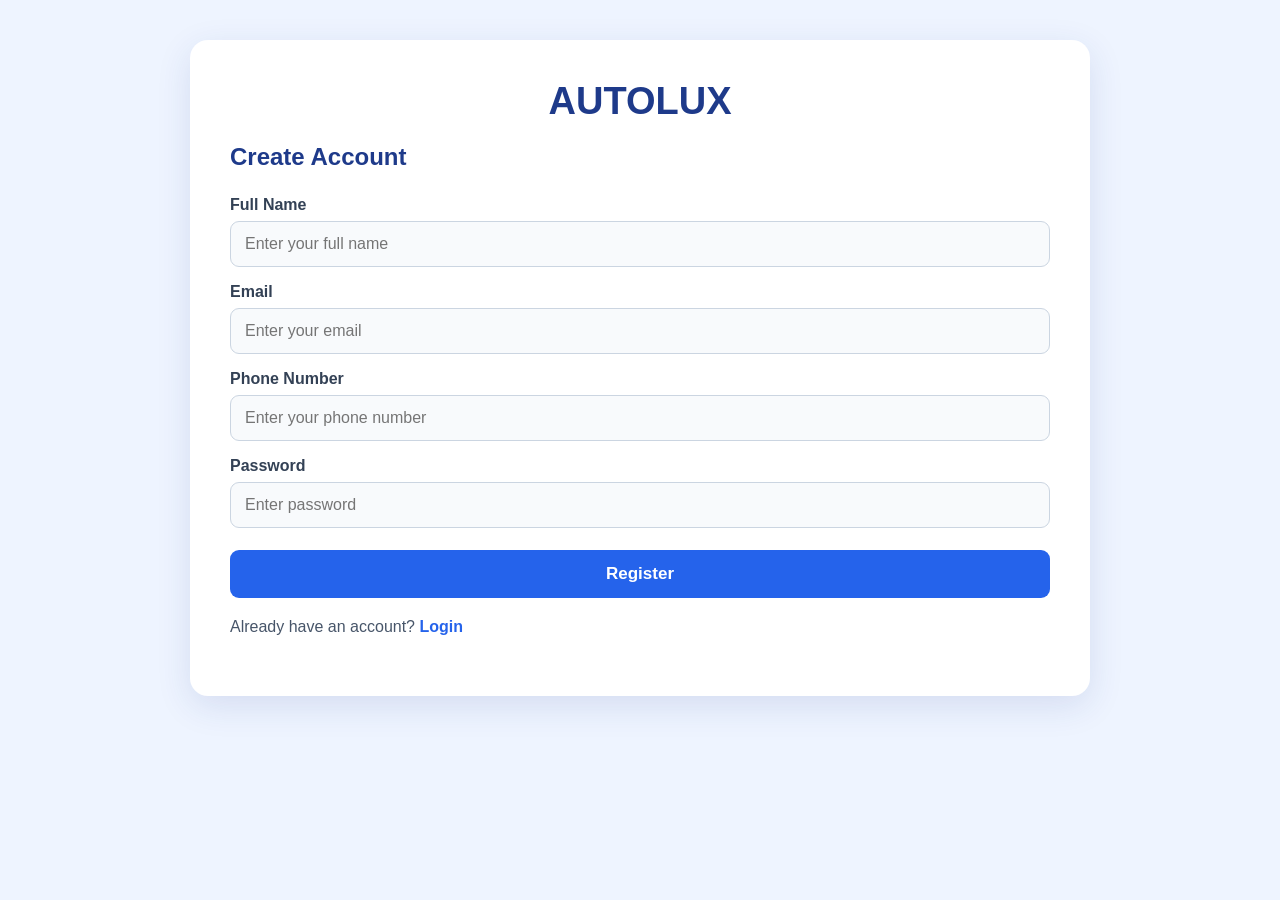
<file: src/main/webapp/register.html>
<!DOCTYPE html>
<html lang="en">
<head>
    <meta charset="UTF-8">
    <meta name="viewport" content="width=device-width, initial-scale=1.0">

    <title>AUTOLUX - Register</title>

    <link rel="stylesheet" href="css/style.css">
</head>

<body>

<div class="container">

    <div class="form-box">

        <h1>AUTOLUX</h1>
        <h2>Create Account</h2>

        <form action="register" method="post">

            <label>Full Name</label>
            <input type="text"
                   name="name"
                   placeholder="Enter your full name"
                   required>

            <label>Email</label>
            <input type="email"
                   name="email"
                   placeholder="Enter your email"
                   required>

            <label>Phone Number</label>
            <input type="text"
                   name="phone"
                   placeholder="Enter your phone number"
                   required>

            <label>Password</label>
            <input type="password"
                   name="password"
                   placeholder="Enter password"
                   required>

            <button type="submit">Register</button>

        </form>

        <p>
            Already have an account?
            <a href="login.html">Login</a>
        </p>

    </div>

</div>

</body>
</html>
</file>
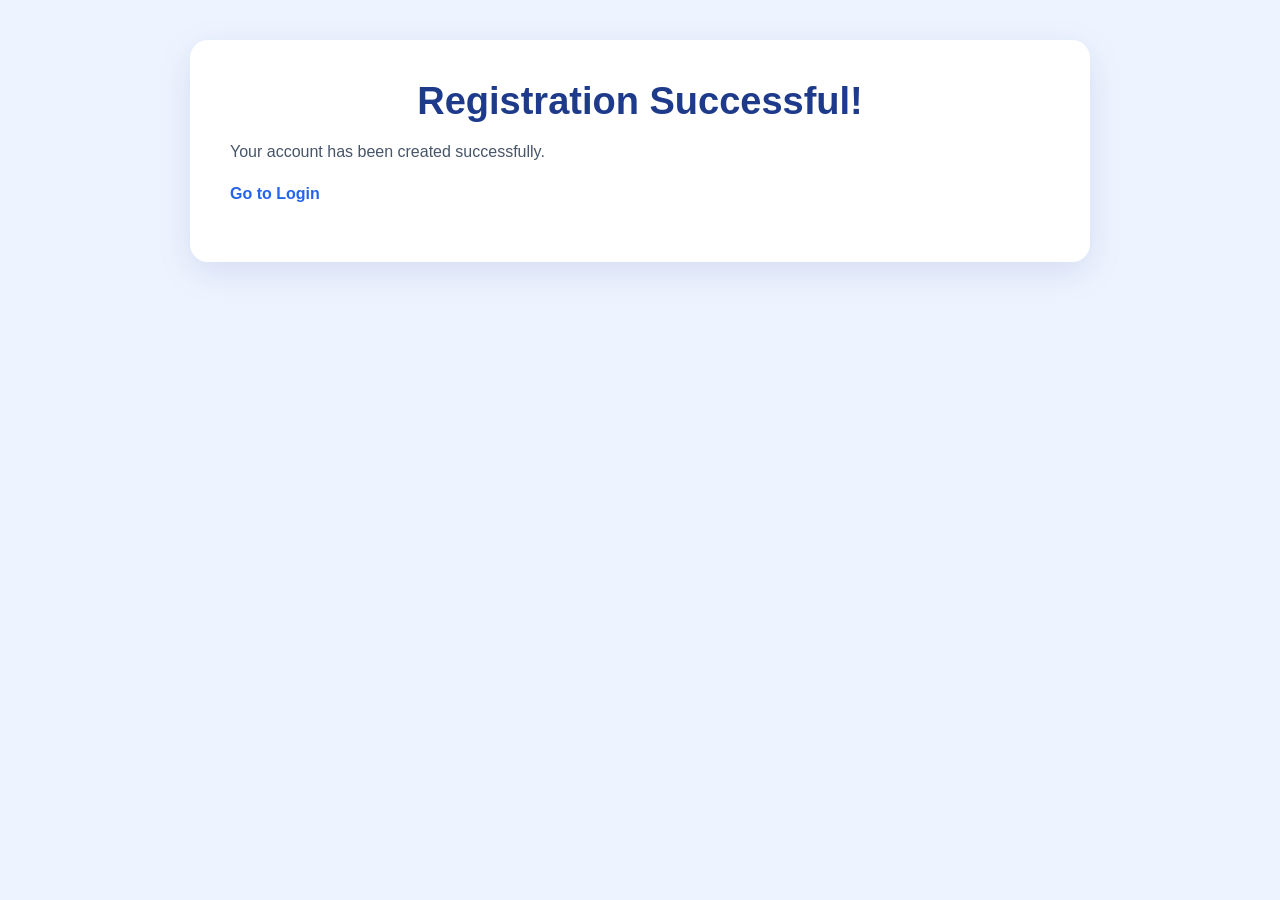
<file: src/main/webapp/registration-success.html>
<!DOCTYPE html>
<html>

<head>
    <title>Registration Successful</title>

    <link rel="stylesheet" href="css/style.css">
</head>

<body>

<div class="container">

    <div class="form-box">

        <h1>Registration Successful!</h1>

        <p>Your account has been created successfully.</p>

        <p>
            <a href="login.html">Go to Login</a>
        </p>

    </div>

</div>

</body>

</html>
</file>
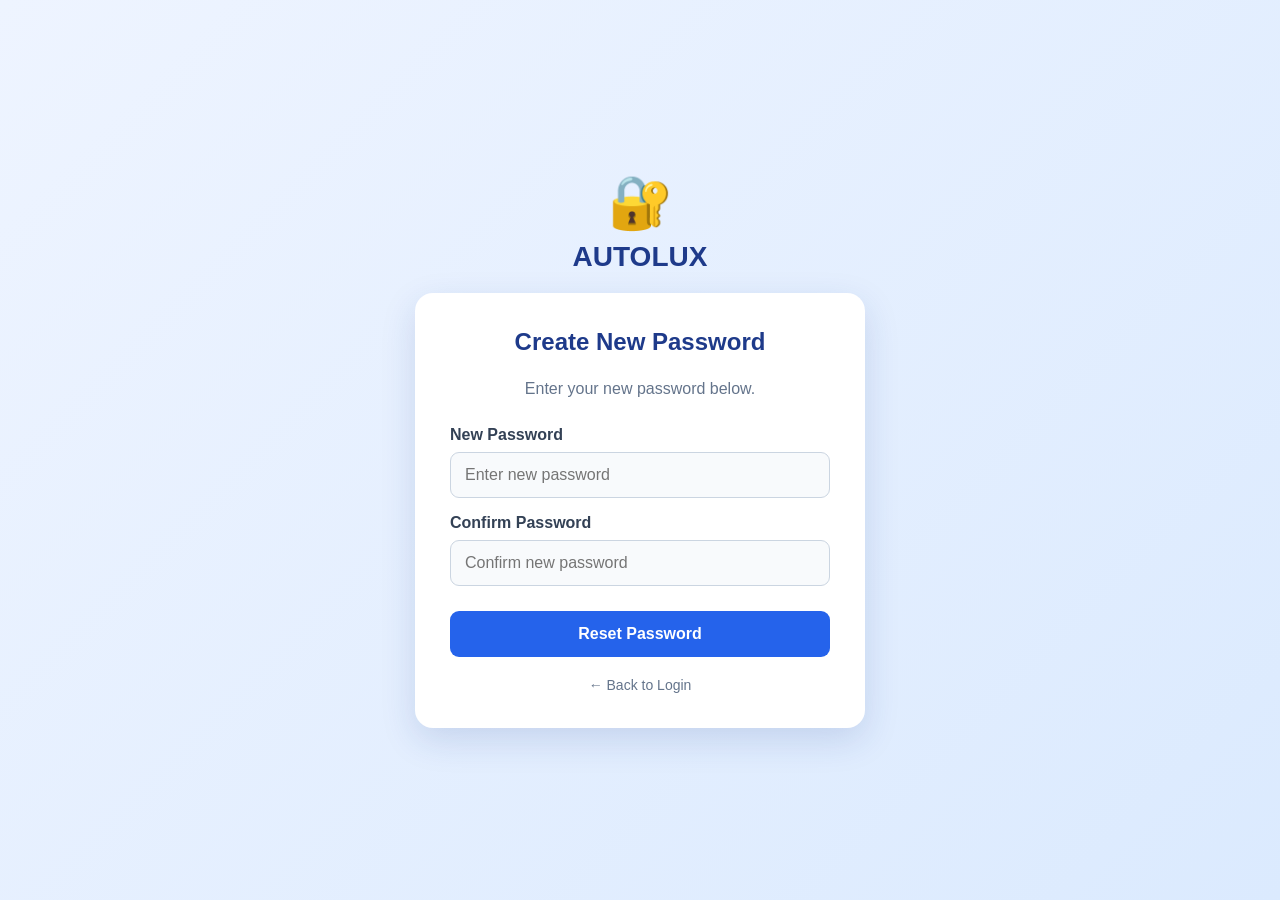
<file: src/main/webapp/reset-password.html>
<!DOCTYPE html>
<html lang="en">

<head>

<meta charset="UTF-8">

<meta name="viewport"
      content="width=device-width, initial-scale=1.0">

<title>Reset Password - AUTOLUX</title>

<style>

* {
    box-sizing: border-box;
}

body {
    margin: 0;
    min-height: 100vh;

    display: flex;
    align-items: center;
    justify-content: center;

    padding: 20px;

    font-family: Arial, Helvetica, sans-serif;

    background: linear-gradient(
        135deg,
        #eef4ff,
        #dbeafe
    );

    color: #1e293b;
}

.container {
    width: 100%;
    max-width: 450px;
}

.logo {
    text-align: center;
    margin-bottom: 20px;
}

.logo-icon {
    font-size: 52px;
}

.logo h1 {
    margin: 8px 0 0;

    color: #1e3a8a;

    font-size: 28px;
}

.card {
    background: white;

    padding: 35px;

    border-radius: 18px;

    box-shadow:
        0 12px 35px
        rgba(30, 58, 138, 0.15);
}

.card h2 {
    margin-top: 0;

    text-align: center;

    color: #1e3a8a;
}

.description {
    text-align: center;

    color: #64748b;

    line-height: 1.6;

    margin-bottom: 25px;
}

label {
    display: block;

    margin-top: 16px;
    margin-bottom: 8px;

    font-weight: bold;

    color: #334155;
}

input {
    width: 100%;

    padding: 13px 14px;

    border: 1px solid #cbd5e1;

    border-radius: 9px;

    background: #f8fafc;

    font-size: 16px;

    outline: none;
}

input:focus {
    border-color: #2563eb;

    background: white;

    box-shadow:
        0 0 0 3px
        rgba(37, 99, 235, 0.12);
}

button {
    width: 100%;

    margin-top: 25px;

    padding: 14px;

    border: none;

    border-radius: 9px;

    background: #2563eb;

    color: white;

    font-size: 16px;

    font-weight: bold;

    cursor: pointer;
}

button:hover {
    background: #1d4ed8;

    transform: translateY(-1px);
}

.back {
    display: block;

    margin-top: 20px;

    text-align: center;

    color: #64748b;

    text-decoration: none;

    font-size: 14px;
}

.back:hover {
    color: #2563eb;
}

</style>

</head>

<body>

<div class="container">

<div class="logo">

<div class="logo-icon">🔐</div>

<h1>AUTOLUX</h1>

</div>

<div class="card">

<h2>Create New Password</h2>

<p class="description">
Enter your new password below.
</p>

<form action="reset-password" method="post">

<input
    type="hidden"
    id="token"
    name="token"
>

<label for="password">
New Password
</label>

<input
    type="password"
    id="password"
    name="password"
    placeholder="Enter new password"
    minlength="6"
    required
>

<label for="confirmPassword">
Confirm Password
</label>

<input
    type="password"
    id="confirmPassword"
    name="confirmPassword"
    placeholder="Confirm new password"
    minlength="6"
    required
>

<button type="submit">
Reset Password
</button>

</form>

<a href="login.html" class="back">
← Back to Login
</a>

</div>

</div>

<script>

const params =
    new URLSearchParams(window.location.search);

const token =
    params.get("token");

document.getElementById("token").value =
    token || "";

</script>

</body>

</html>
</file>
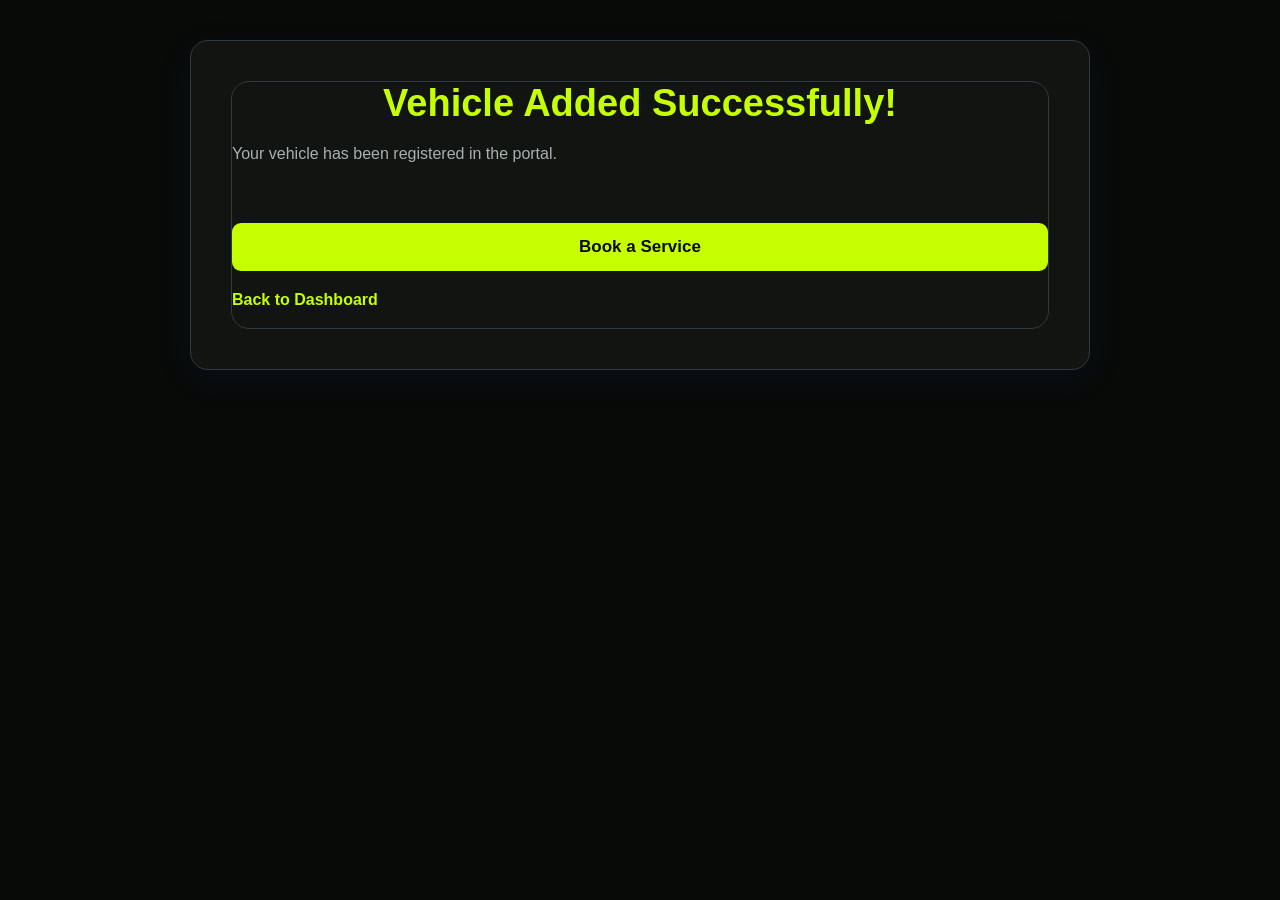
<file: src/main/webapp/vehicle-success.html>
<!DOCTYPE html>
<html lang="en">
<head>
<meta charset="UTF-8">
<meta name="viewport" content="width=device-width, initial-scale=1.0">
<title>AUTOLUX - Vehicle Added</title>
<link rel="stylesheet" href="css/style.css">
<style>
body { background:#080a08 !important; color:#f5f7f8 !important; }
.container,.form-box { background:#111411 !important; color:#f5f7f8 !important; border:1px solid #303b40; border-radius:18px; }
h1 { color:#c6ff00 !important; }
p { color:#a8b0b4 !important; }
button { background:#c6ff00 !important; color:#080a08 !important; border:none !important; font-weight:700; cursor:pointer; }
button:hover { background:#dcff70 !important; }
a { color:#c6ff00 !important; font-weight:700; text-decoration:none; }
a:hover { color:#dcff70 !important; }
</style>
</head>
<body>
<div class="container">
<div class="form-box">
<h1>Vehicle Added Successfully!</h1>
<p>Your vehicle has been registered in the portal.</p>
<br>
<button onclick="location.href=\"book-service.html\"">Book a Service</button>
<p><a href="dashboard.html">Back to Dashboard</a></p>
</div>
</div>
</body>
</html>
</file>
<file: src/main/webapp/css/autolux-customer-pages.css>
@import url('https://fonts.googleapis.com/css2?family=DM+Sans:wght@400;500;600;700;800&family=Space+Grotesk:wght@400;500;600;700&display=swap');
:root{--bg:#090b09;--panel:#111510;--panel2:#171c15;--border:rgba(255,255,255,.09);--lime:#c6ff00;--text:#f4f5ef;--muted:#92998b}
*{box-sizing:border-box}
body.autolux-page{margin:0;min-height:100vh;background:var(--bg);color:var(--text);font-family:'DM Sans',Arial,sans-serif}
.autolux-page a{color:inherit;text-decoration:none}
.ap-layout{min-height:100vh}
.ap-sidebar{width:255px;position:fixed;inset:0 auto 0 0;z-index:5;padding:30px 20px;background:#0d100c;border-right:1px solid var(--border);display:flex;flex-direction:column}
.ap-brand{display:flex;align-items:center;gap:12px;padding:0 10px;margin-bottom:55px}
.ap-brand-icon{width:39px;height:39px;border-radius:12px;display:grid;place-items:center;background:var(--lime);color:#10130b;font-size:21px;font-weight:800}
.ap-brand-name{font-family:'Space Grotesk',sans-serif;font-size:23px;font-weight:700;letter-spacing:2px}
.ap-brand-name span{color:var(--lime)}
.ap-nav-label{color:#687061;font-size:10px;font-weight:700;letter-spacing:2px;padding:0 12px;margin-bottom:14px}
.ap-nav{display:flex;flex-direction:column;gap:7px}
.ap-nav a{display:flex;align-items:center;gap:13px;padding:13px 14px;border-radius:10px;color:var(--muted);font-size:13px;font-weight:600;transition:.2s}
.ap-nav a:hover{background:#1a2015;color:white}
.ap-nav a.active{color:var(--lime);background:rgba(198,255,0,.09);border:1px solid rgba(198,255,0,.12)}
.ap-nav-icon{width:20px;text-align:center;font-size:17px}
.ap-sidebar-bottom{margin-top:auto}
.ap-sidebar-note{padding:17px;border:1px solid var(--border);background:linear-gradient(145deg,#171d12,#10130e);border-radius:13px;margin-bottom:20px}
.ap-sidebar-note strong{display:block;font-family:'Space Grotesk',sans-serif;font-size:13px;margin-bottom:7px}
.ap-sidebar-note p{color:var(--muted);font-size:11px;line-height:1.6;margin:0}
.ap-nav a.logout{color:#d58c8c}
.ap-main{width:calc(100% - 255px);margin-left:255px;padding:35px 48px 30px;max-width:1600px}
.ap-topbar{display:flex;align-items:center;justify-content:space-between;margin-bottom:38px}
.ap-breadcrumb{color:var(--muted);font-size:12px}
.ap-breadcrumb span{color:var(--lime)}
.ap-status{display:flex;align-items:center;gap:8px;padding:9px 13px;border:1px solid rgba(198,255,0,.15);border-radius:30px;background:rgba(198,255,0,.06);color:var(--lime);font-size:11px;font-weight:600}
.ap-dot{width:7px;height:7px;border-radius:50%;background:var(--lime);box-shadow:0 0 10px var(--lime)}
.ap-heading{margin-bottom:28px}
.ap-eyebrow{color:var(--lime);font-size:10px;font-weight:700;letter-spacing:3px;margin-bottom:13px}
.ap-heading h1{font-family:'Space Grotesk',sans-serif;font-size:clamp(29px,4vw,40px);letter-spacing:-1.2px;margin:0 0 9px}
.ap-heading p{color:var(--muted);font-size:13px;line-height:1.7;margin:0}
.ap-card{max-width:900px;padding:32px;background:linear-gradient(145deg,#121710,#0e120d);border:1px solid var(--border);border-radius:17px;box-shadow:0 16px 45px rgba(0,0,0,.2)}
.ap-form-grid{display:grid;grid-template-columns:repeat(2,minmax(0,1fr));gap:0 20px}
.ap-field{margin-bottom:20px}
.ap-field.full{grid-column:1/-1}
.ap-field label{display:block;color:#dfe4d9;font-size:12px;font-weight:700;margin:0 0 9px}
.ap-field input,.ap-field select{width:100%;min-height:52px;padding:13px 15px;border:1px solid #30392c;border-radius:9px;background:#090d08;color:var(--text);font:inherit;font-size:13px;outline:none}
.ap-field input::placeholder{color:#687061}
.ap-field input:focus,.ap-field select:focus{border-color:var(--lime);box-shadow:0 0 0 3px rgba(198,255,0,.09)}
.ap-field select option{background:#111510;color:var(--text)}
.ap-primary{display:inline-flex;justify-content:center;align-items:center;gap:10px;min-height:48px;padding:0 22px;border:0;border-radius:8px;background:var(--lime);color:#10130a;font:800 12px 'DM Sans',sans-serif;cursor:pointer;transition:.2s}
.ap-primary:hover{background:#dcff68;transform:translateY(-2px);box-shadow:0 8px 25px rgba(198,255,0,.13)}
.ap-form-actions{display:flex;align-items:center;gap:20px;margin-top:8px}
.ap-back{color:var(--lime)!important;font-size:12px;font-weight:700}
.ap-back:hover{color:#e0ff70!important}
.ap-hint{margin:7px 0 0;color:var(--muted);font-size:11px;line-height:1.6}
.ap-table-wrap{overflow-x:auto;border:1px solid var(--border);border-radius:12px}
.ap-table{width:100%;border-collapse:collapse;min-width:650px;margin:0;background:#0e120d;color:var(--text)}
.ap-table th{padding:16px;text-align:left;background:#1a2113;color:var(--lime);font-size:10px;text-transform:uppercase;letter-spacing:1px;border-bottom:1px solid rgba(198,255,0,.16)}
.ap-table td{padding:16px;border-bottom:1px solid var(--border);font-size:12px;color:#dce1d7}
.ap-table tbody tr:last-child td{border-bottom:0}
.ap-table tbody tr:hover td{background:#151b11}
.ap-id{color:var(--lime)!important;font-weight:700}
.ap-status-pill{display:inline-flex;padding:6px 10px;border-radius:20px;background:rgba(198,255,0,.08);border:1px solid rgba(198,255,0,.16);color:var(--lime);font-size:10px;font-weight:700}
.ap-empty{padding:30px!important;text-align:center;color:var(--muted)!important}
.ap-cost{margin:4px 0 22px;padding:20px 22px;background:linear-gradient(120deg,#1a2112,#11170e);border:1px solid rgba(198,255,0,.2);border-radius:12px}
.ap-cost-label{color:var(--lime);font-size:10px;font-weight:800;letter-spacing:1.5px;text-transform:uppercase}
.ap-cost-value{margin:9px 0 5px;color:var(--text);font:700 26px 'Space Grotesk',sans-serif}
.ap-cost small{color:var(--muted);font-size:10px}
.ap-no-vehicles{margin:0 0 20px;padding:14px 16px;border:1px solid rgba(198,255,0,.17);border-radius:9px;background:rgba(198,255,0,.05);color:#cbd2c2;font-size:12px;line-height:1.6}
@media(max-width:900px){.ap-main{padding:30px}.ap-card{padding:25px}}
@media(max-width:700px){.ap-sidebar{position:relative;width:100%;min-height:auto;padding:17px;border-right:0;border-bottom:1px solid var(--border)}.ap-brand{margin-bottom:20px}.ap-sidebar-bottom{display:none}.ap-nav{display:grid;grid-template-columns:repeat(2,minmax(0,1fr))}.ap-nav-label{margin-bottom:10px}.ap-main{width:100%;margin:0;padding:25px 18px}.ap-topbar{margin-bottom:27px}.ap-card{padding:21px}.ap-form-grid{grid-template-columns:1fr}.ap-field.full{grid-column:auto}.ap-form-actions{align-items:stretch;flex-direction:column}.ap-primary{width:100%}}
</file>
<file: src/main/webapp/css/style.css>
/* ================================
   VEHICLE SERVICE PORTAL
   Global Theme
================================ */

* {
    box-sizing: border-box;
}

body {
    margin: 0;
    padding: 40px 20px;
    font-family: Arial, Helvetica, sans-serif;
    background: #eef4ff;
    color: #1e293b;
}

/* Main container */

.container {
    max-width: 900px;
    margin: 0 auto;
    background: #ffffff;
    padding: 40px;
    border-radius: 18px;
    box-shadow: 0 10px 35px rgba(30, 58, 138, 0.12);
}

/* Headings */

h1 {
    color: #1e3a8a;
    text-align: center;
    font-size: 38px;
    margin-top: 0;
    margin-bottom: 10px;
}

h2 {
    color: #1e3a8a;
    margin-bottom: 25px;
}

h3 {
    color: #2563eb;
}

/* Paragraphs */

p {
    color: #475569;
    line-height: 1.6;
}

/* Forms */

form {
    width: 100%;
}

label {
    display: block;
    margin-top: 16px;
    margin-bottom: 7px;
    font-weight: bold;
    color: #334155;
}

input,
select {
    width: 100%;
    padding: 13px 14px;
    border: 1px solid #cbd5e1;
    border-radius: 9px;
    background: #f8fafc;
    color: #1e293b;
    font-size: 16px;
    outline: none;
    transition: 0.2s;
}

input:focus,
select:focus {
    border-color: #2563eb;
    background: #ffffff;
    box-shadow: 0 0 0 3px rgba(37, 99, 235, 0.12);
}

/* Buttons */

button,
input[type="submit"] {
    width: 100%;
    margin-top: 22px;
    padding: 14px 20px;
    border: none;
    border-radius: 9px;
    background: #2563eb;
    color: white;
    font-size: 17px;
    font-weight: bold;
    cursor: pointer;
    transition: 0.2s;
}

button:hover,
input[type="submit"]:hover {
    background: #1d4ed8;
    transform: translateY(-1px);
}

/* Links */

a {
    color: #2563eb;
    font-weight: bold;
    text-decoration: none;
}

a:hover {
    color: #1e3a8a;
    text-decoration: underline;
}

/* Navigation */

.navbar {
    display: flex;
    justify-content: center;
    align-items: center;
    gap: 15px;
    flex-wrap: wrap;
    margin-bottom: 30px;
}

.navbar a {
    padding: 11px 18px;
    border-radius: 8px;
    background: #eff6ff;
    color: #1d4ed8;
}

.navbar a:hover {
    background: #2563eb;
    color: white;
    text-decoration: none;
}

/* Cards */

.card {
    background: #ffffff;
    border: 1px solid #dbeafe;
    border-radius: 14px;
    padding: 25px;
    margin-bottom: 20px;
    box-shadow: 0 5px 18px rgba(30, 58, 138, 0.08);
}

/* Tables */

table {
    width: 100%;
    border-collapse: collapse;
    margin-top: 20px;
    background: white;
    overflow: hidden;
    border-radius: 10px;
}

th {
    background: #1e3a8a;
    color: white;
    padding: 14px;
    text-align: left;
}

td {
    padding: 13px;
    border-bottom: 1px solid #e2e8f0;
}

tr:nth-child(even) {
    background: #f8fafc;
}

tr:hover {
    background: #eff6ff;
}

/* Status colors */

.status-pending {
    color: #b45309;
    font-weight: bold;
}

.status-approved {
    color: #2563eb;
    font-weight: bold;
}

.status-completed {
    color: #15803d;
    font-weight: bold;
}

.status-cancelled {
    color: #dc2626;
    font-weight: bold;
}

/* Success messages */

.success {
    padding: 15px;
    background: #dcfce7;
    color: #166534;
    border: 1px solid #86efac;
    border-radius: 9px;
    margin-bottom: 20px;
}

/* Error messages */

.error {
    padding: 15px;
    background: #fee2e2;
    color: #991b1b;
    border: 1px solid #fca5a5;
    border-radius: 9px;
    margin-bottom: 20px;
}

/* Back links */

.back-link {
    display: inline-block;
    margin-top: 20px;
    padding: 10px 16px;
    border-radius: 8px;
    background: #eff6ff;
}

/* Mobile */

@media (max-width: 600px) {

    body {
        padding: 20px 10px;
    }

    .container {
        padding: 25px 18px;
    }

    h1 {
        font-size: 30px;
    }

    table {
        font-size: 14px;
    }

    th,
    td {
        padding: 9px;
    }
}
</file>
<file: src/main/webapp/css/autolux-booking.css>
:root {
    --yellow: #c6ff00;
    --black: #050708;
    --panel: #0c1113;
    --text: #f5f7f8;
    --muted: #a8b0b4;
    --border: #303b40;
}

* {
    box-sizing: border-box;
}

body {
    margin: 0;
    min-height: 100vh;
    padding: 45px 20px;
    font-family: Arial, Helvetica, sans-serif;
    color: var(--text);
    background:
        radial-gradient(ellipse at top, #202900 0%, transparent 55%),
        var(--black);
}

.container {
    width: min(100%, 820px);
    margin: 20px auto;
    padding: 40px;
    background: linear-gradient(145deg, #111719, #070909);
    border: 1px solid #536700;
    border-radius: 22px;
    box-shadow: 0 15px 45px #0009,
                0 0 25px #c6ff0010;
}

.form-box {
    width: 100%;
}

h1 {
    margin: 0 0 35px;
    text-align: center;
    color: var(--yellow);
    font-size: clamp(32px, 5vw, 44px);
    font-weight: 900;
    letter-spacing: 3px;
}

h2 {
    margin: 0 0 28px;
    color: var(--text);
    font-size: clamp(25px, 4vw, 32px);
    font-weight: 800;
}

label {
    display: block;
    margin: 22px 0 10px;
    color: #e9edef;
    font-weight: 700;
}

select,
input,
textarea {
    display: block;
    width: 100%;
    min-height: 54px;
    padding: 14px 16px;
    color: var(--text);
    background: #080e10;
    border: 1px solid var(--border);
    border-radius: 10px;
    font: inherit;
}

select option {
    color: var(--text);
    background: var(--panel);
}

select:focus,
input:focus,
textarea:focus {
    outline: none;
    border-color: var(--yellow);
    box-shadow: 0 0 0 3px #c6ff0020;
}

input[type="date"] {
    color-scheme: dark;
}

button {
    width: 100%;
    min-height: 56px;
    margin-top: 28px;
    padding: 15px 20px;
    color: #080a00;
    background: var(--yellow);
    border: none;
    border-radius: 10px;
    font-size: 17px;
    font-weight: 800;
    cursor: pointer;
    transition: .2s ease;
}

button:hover {
    background: #dcff55;
    transform: translateY(-2px);
    box-shadow: 0 8px 25px #c6ff0025;
}

a {
    color: var(--yellow);
    font-weight: 700;
    text-decoration: none;
}

a:hover {
    text-decoration: underline;
}

p {
    color: var(--muted);
    line-height: 1.7;
}

@media (max-width: 600px) {
    body {
        padding: 15px 10px;
    }

    .container {
        padding: 25px 18px;
    }
}

/* AUTOLUX tables and data lists */
table {
    width: 100%;
    border-collapse: collapse;
    margin: 24px 0;
    overflow: hidden;
    color: #f5f7f8;
    background: #0b1012;
    border-radius: 12px;
}

th {
    padding: 15px;
    color: #c6ff00;
    background: #171e0a;
    text-align: left;
    border-bottom: 1px solid #3a470c;
}

td {
    padding: 14px 15px;
    border-bottom: 1px solid #273136;
}

tr:hover td {
    background: #151b0a;
}

.container a,
.form-box a {
    color: #c6ff00;
}

.container input,
.container select,
.container textarea {
    background-color: #080e10;
}

@media (max-width: 650px) {
    table {
        display: block;
        overflow-x: auto;
        white-space: nowrap;
    }
}
</file>
